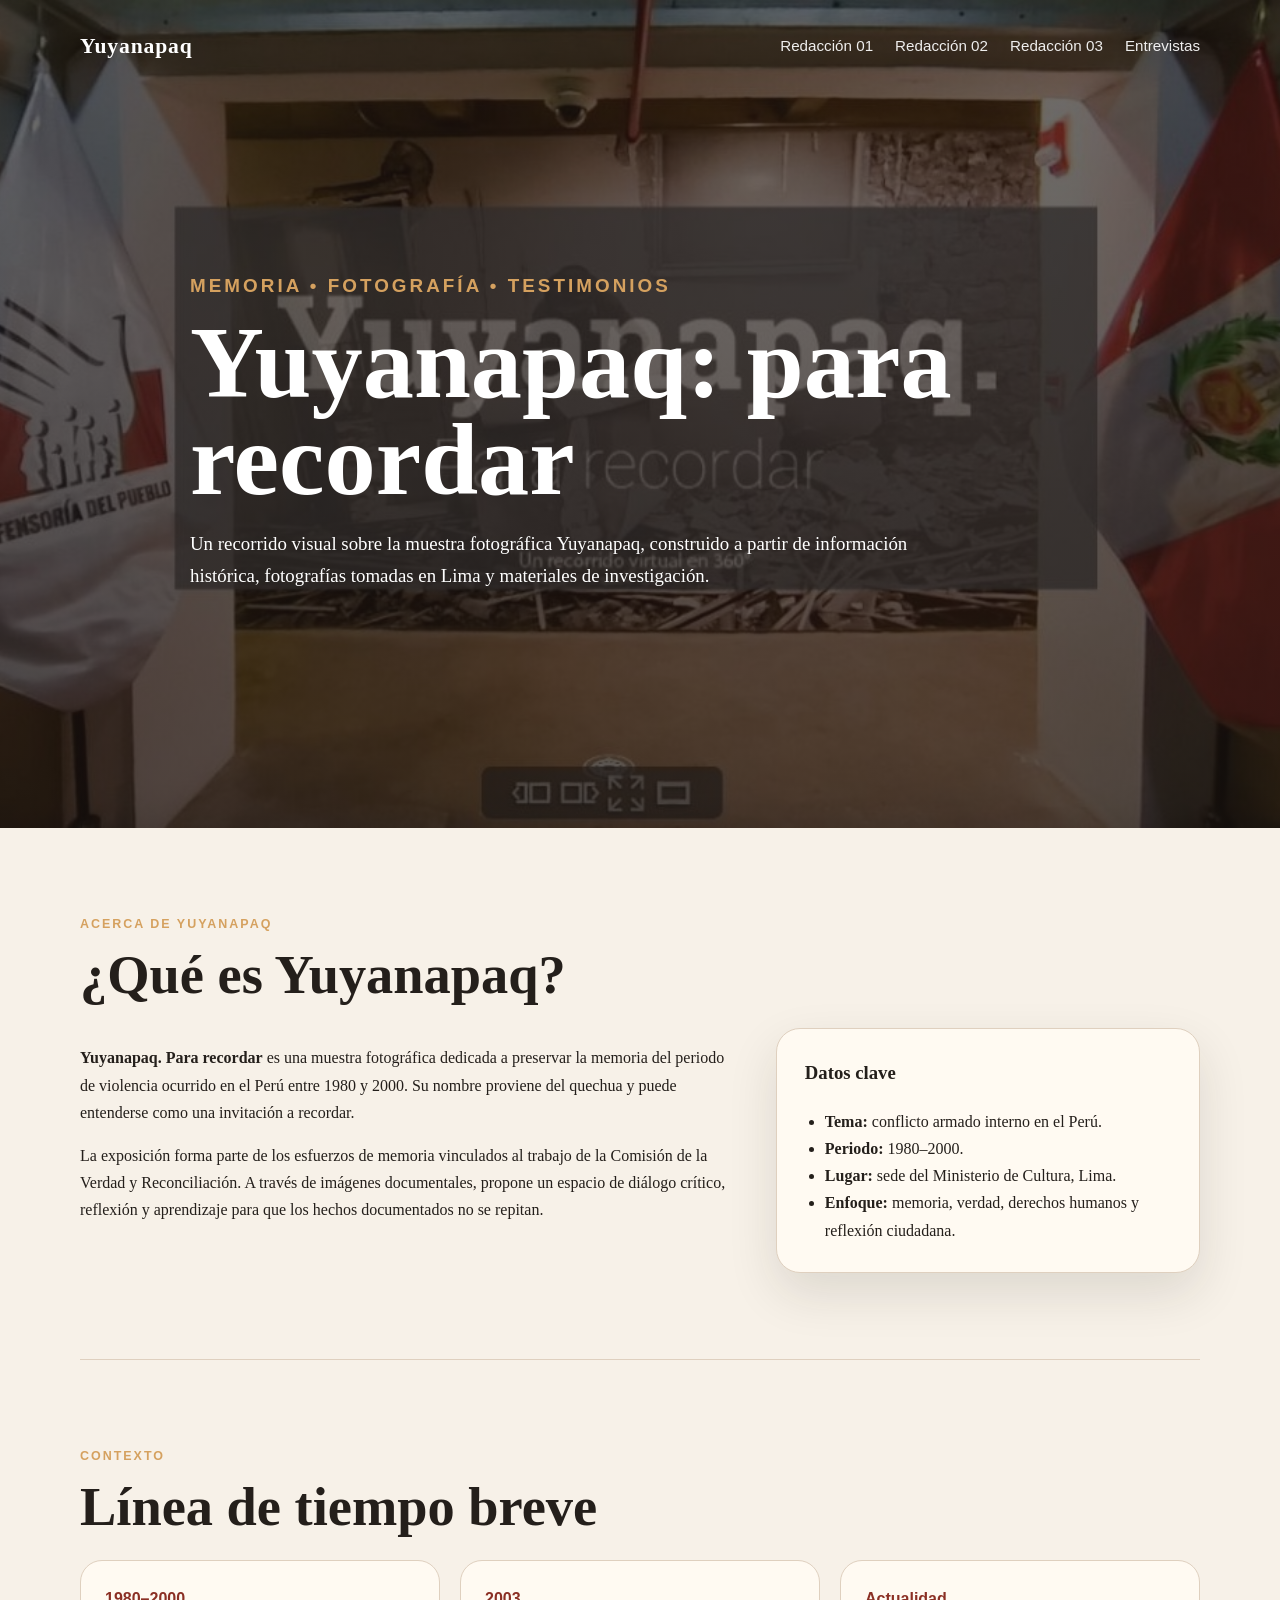
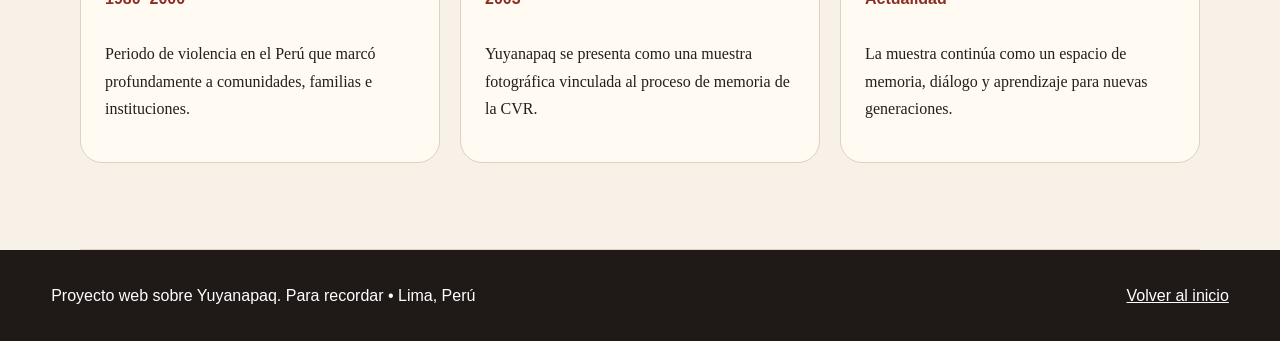
<file: index.html>
<!DOCTYPE html>
<html lang="es">
<head>
  <meta charset="UTF-8" />
  <meta name="viewport" content="width=device-width, initial-scale=1.0" />
  <title>Yuyanapaq: para recordar</title>
  <meta name="description" content="Sitio documental sobre Yuyanapaq. Para recordar." />
  <link rel="stylesheet" href="style.css" />
</head>
<body>
  <header class="hero">
    
<nav class="navbar" aria-label="Navegación principal">
  <a class="logo" href="index.html">Yuyanapaq</a>
  <div class="nav-links">
    <a href="redaccion-01.html">Redacción 01</a>
    <a href="redaccion-02.html">Redacción 02</a>
    <a href="redaccion-03.html">Redacción 03</a>
    <a href="entrevistas.html">Entrevistas</a>
  </div>
</nav>
    <section class="hero-content">
  <p class="tag">Memoria • Fotografía • Testimonios</p>
  <h1>Yuyanapaq: para recordar</h1>
  <p>
    Un recorrido visual sobre la muestra fotográfica Yuyanapaq, construido a partir
    de información histórica, fotografías tomadas en Lima y materiales de investigación.
  </p>
</section>
  </header>
  <main>
  <section class="section" id="historia">
    <p class="section-label">Acerca de Yuyanapaq</p>
    <h2>¿Qué es Yuyanapaq?</h2>
    <div class="two-columns">
      <div>
        <p>
          <strong>Yuyanapaq. Para recordar</strong> es una muestra fotográfica dedicada
          a preservar la memoria del periodo de violencia ocurrido en el Perú entre
          1980 y 2000. Su nombre proviene del quechua y puede entenderse como una
          invitación a recordar.
        </p>
        <p>
          La exposición forma parte de los esfuerzos de memoria vinculados al trabajo
          de la Comisión de la Verdad y Reconciliación. A través de imágenes documentales,
          propone un espacio de diálogo crítico, reflexión y aprendizaje para que los
          hechos documentados no se repitan.
        </p>
      </div>
      <div class="info-box">
        <h3>Datos clave</h3>
        <ul>
          <li><strong>Tema:</strong> conflicto armado interno en el Perú.</li>
          <li><strong>Periodo:</strong> 1980–2000.</li>
          <li><strong>Lugar:</strong> sede del Ministerio de Cultura, Lima.</li>
          <li><strong>Enfoque:</strong> memoria, verdad, derechos humanos y reflexión ciudadana.</li>
        </ul>
      </div>
    </div>
  </section>

  <section class="section timeline-section">
    <p class="section-label">Contexto</p>
    <h2>Línea de tiempo breve</h2>
    <div class="timeline">
      <div class="timeline-item">
        <span>1980–2000</span>
        <p>Periodo de violencia en el Perú que marcó profundamente a comunidades, familias e instituciones.</p>
      </div>
      <div class="timeline-item">
        <span>2003</span>
        <p>Yuyanapaq se presenta como una muestra fotográfica vinculada al proceso de memoria de la CVR.</p>
      </div>
      <div class="timeline-item">
        <span>Actualidad</span>
        <p>La muestra continúa como un espacio de memoria, diálogo y aprendizaje para nuevas generaciones.</p>
      </div>
    </div>
  </section>

</main>
  
<footer>
  <p>Proyecto web sobre Yuyanapaq. Para recordar • Lima, Perú</p>
  <a href="index.html">Volver al inicio</a>
</footer>
</body>
</html>
</file>
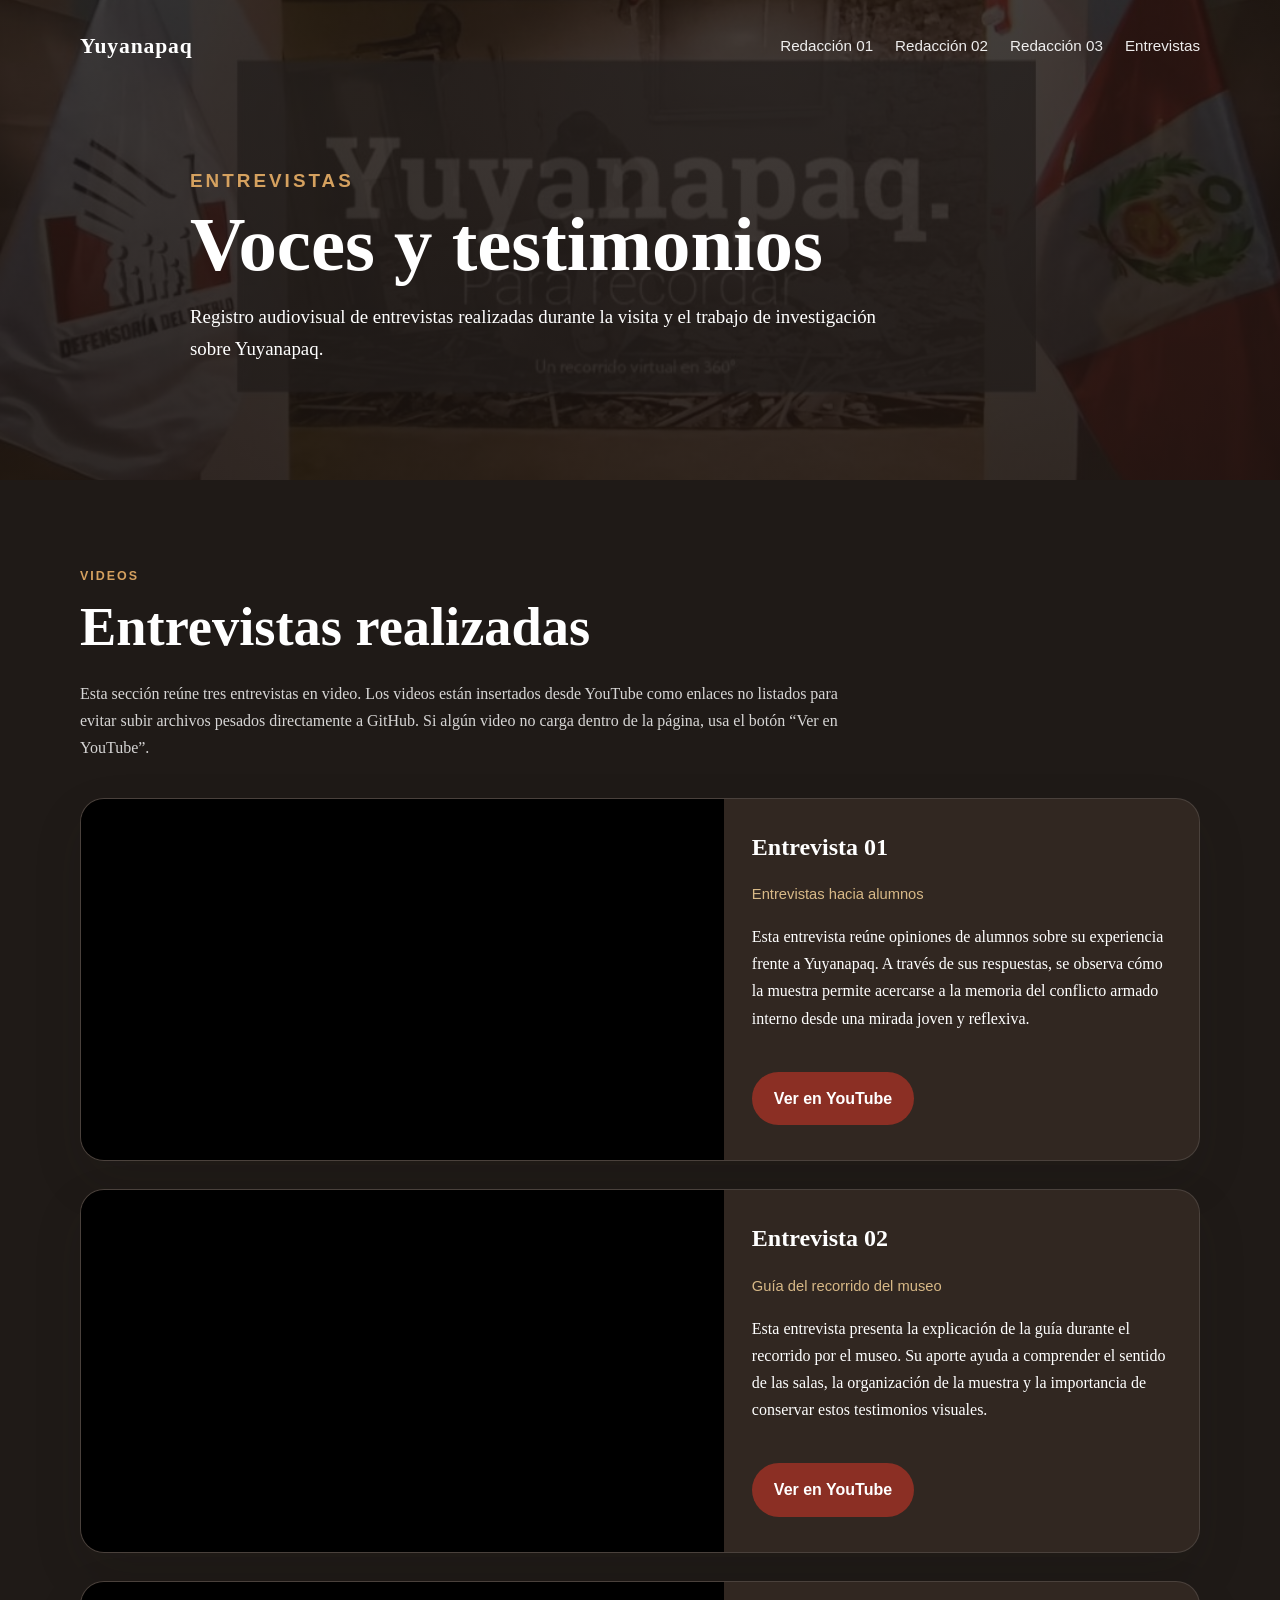
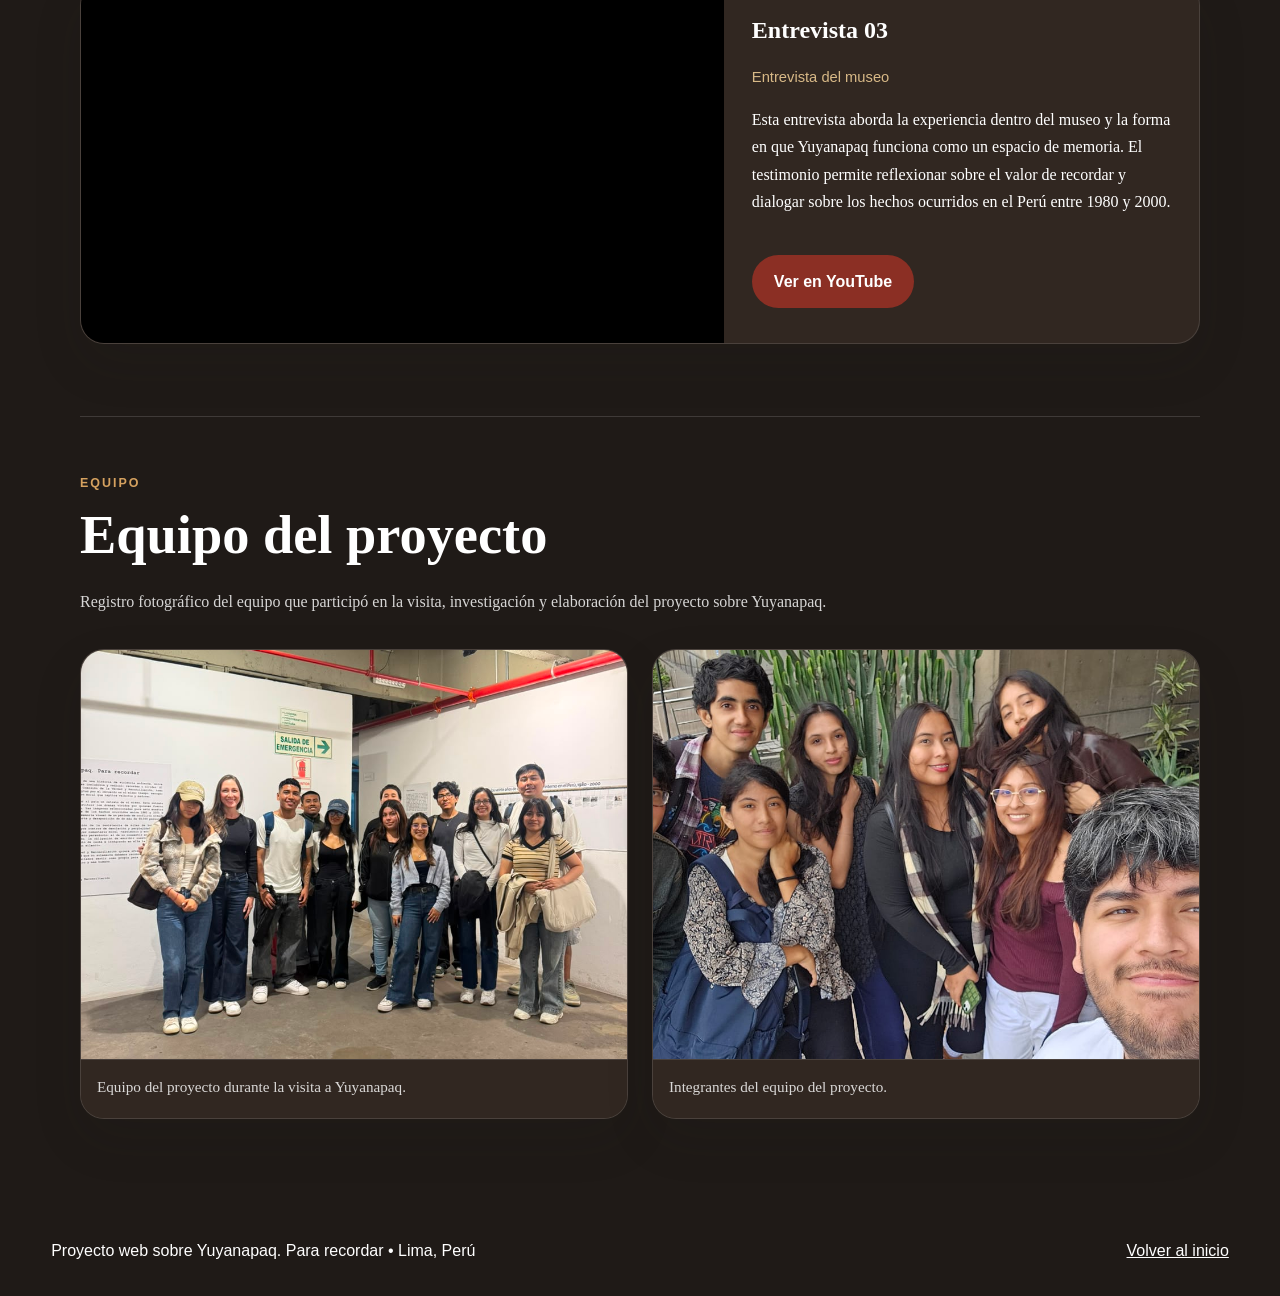
<file: entrevistas.html>
<!DOCTYPE html>
<html lang="es">
<head>
  <meta charset="UTF-8" />
  <meta name="viewport" content="width=device-width, initial-scale=1.0" />
  <title>Entrevistas: Yuyanapaq</title>
  <meta name="description" content="Entrevistas en video del proyecto Yuyanapaq." />
  <link rel="stylesheet" href="style.css" />
</head>
<body>
  <header class="page-header">
    <nav class="navbar" aria-label="Navegación principal">
      <a class="logo" href="index.html">Yuyanapaq</a>
      <div class="nav-links">
        <a href="redaccion-01.html">Redacción 01</a>
        <a href="redaccion-02.html">Redacción 02</a>
        <a href="redaccion-03.html">Redacción 03</a>
        <a href="entrevistas.html">Entrevistas</a>
      </div>
    </nav>

    <section class="page-title">
      <p class="tag">Entrevistas</p>
      <h1>Voces y testimonios</h1>
      <p>Registro audiovisual de entrevistas realizadas durante la visita y el trabajo de investigación sobre Yuyanapaq.</p>
    </section>
  </header>

  <main>
    <section class="section dark-section standalone-dark">
      <p class="section-label">Videos</p>
      <h2>Entrevistas realizadas</h2>
      <p class="video-intro">
        Esta sección reúne tres entrevistas en video. Los videos están insertados desde YouTube como enlaces no listados
        para evitar subir archivos pesados directamente a GitHub. Si algún video no carga dentro de la página, usa el botón
        “Ver en YouTube”.
      </p>

      <div class="video-grid">
        <article class="video-card">
          <div class="video-frame">
            <iframe
              src="https://www.youtube-nocookie.com/embed/71TVxYPrWR8?rel=0"
              title="Entrevista 01 - Entrevistas a alumnos sobre Yuyanapaq"
              loading="lazy"
              referrerpolicy="strict-origin-when-cross-origin"
              allow="accelerometer; autoplay; clipboard-write; encrypted-media; gyroscope; picture-in-picture; web-share"
              allowfullscreen>
            </iframe>
          </div>

          <div class="video-content">
            <h3>Entrevista 01</h3>
            <p class="person">Entrevistas hacia alumnos</p>
            <p>
              Esta entrevista reúne opiniones de alumnos sobre su experiencia frente a Yuyanapaq.
              A través de sus respuestas, se observa cómo la muestra permite acercarse a la memoria
              del conflicto armado interno desde una mirada joven y reflexiva.
            </p>
            <p>
              <a class="button" href="https://youtu.be/71TVxYPrWR8" target="_blank" rel="noopener noreferrer">Ver en YouTube</a>
            </p>
          </div>
        </article>

        <article class="video-card">
          <div class="video-frame">
            <iframe
              src="https://www.youtube-nocookie.com/embed/e0f1eKlVghg?rel=0"
              title="Entrevista 02 - Guía del recorrido del museo"
              loading="lazy"
              referrerpolicy="strict-origin-when-cross-origin"
              allow="accelerometer; autoplay; clipboard-write; encrypted-media; gyroscope; picture-in-picture; web-share"
              allowfullscreen>
            </iframe>
          </div>

          <div class="video-content">
            <h3>Entrevista 02</h3>
            <p class="person">Guía del recorrido del museo</p>
            <p>
              Esta entrevista presenta la explicación de la guía durante el recorrido por el museo.
              Su aporte ayuda a comprender el sentido de las salas, la organización de la muestra
              y la importancia de conservar estos testimonios visuales.
            </p>
            <p>
              <a class="button" href="https://youtu.be/e0f1eKlVghg" target="_blank" rel="noopener noreferrer">Ver en YouTube</a>
            </p>
          </div>
        </article>

        <article class="video-card">
          <div class="video-frame">
            <iframe
              src="https://www.youtube-nocookie.com/embed/DEUvy1F9axQ?rel=0"
              title="Entrevista 03 - Entrevista sobre el museo"
              loading="lazy"
              referrerpolicy="strict-origin-when-cross-origin"
              allow="accelerometer; autoplay; clipboard-write; encrypted-media; gyroscope; picture-in-picture; web-share"
              allowfullscreen>
            </iframe>
          </div>

          <div class="video-content">
            <h3>Entrevista 03</h3>
            <p class="person">Entrevista del museo</p>
            <p>
              Esta entrevista aborda la experiencia dentro del museo y la forma en que Yuyanapaq
              funciona como un espacio de memoria. El testimonio permite reflexionar sobre el valor
              de recordar y dialogar sobre los hechos ocurridos en el Perú entre 1980 y 2000.
            </p>
            <p>
              <a class="button" href="https://youtu.be/DEUvy1F9axQ" target="_blank" rel="noopener noreferrer">Ver en YouTube</a>
            </p>
          </div>
        </article>
      </div>

      <div class="team-section">
        <p class="section-label">Equipo</p>
        <h2>Equipo del proyecto</h2>
        <p class="video-intro">
          Registro fotográfico del equipo que participó en la visita, investigación y elaboración del proyecto sobre Yuyanapaq.
        </p>

        <div class="team-grid">
          <figure class="team-card">
            <img src="fotos/equipo-01.jpg" alt="Equipo del proyecto durante la visita a Yuyanapaq" />
            <figcaption>Equipo del proyecto durante la visita a Yuyanapaq.</figcaption>
          </figure>

          <figure class="team-card">
            <img src="fotos/equipo-02.jpg" alt="Integrantes del equipo del proyecto Yuyanapaq" />
            <figcaption>Integrantes del equipo del proyecto.</figcaption>
          </figure>
        </div>
      </div>

    </section>
  </main>

  <footer>
    <p>Proyecto web sobre Yuyanapaq. Para recordar • Lima, Perú</p>
    <a href="index.html">Volver al inicio</a>
  </footer>
</body>
</html>
</file>
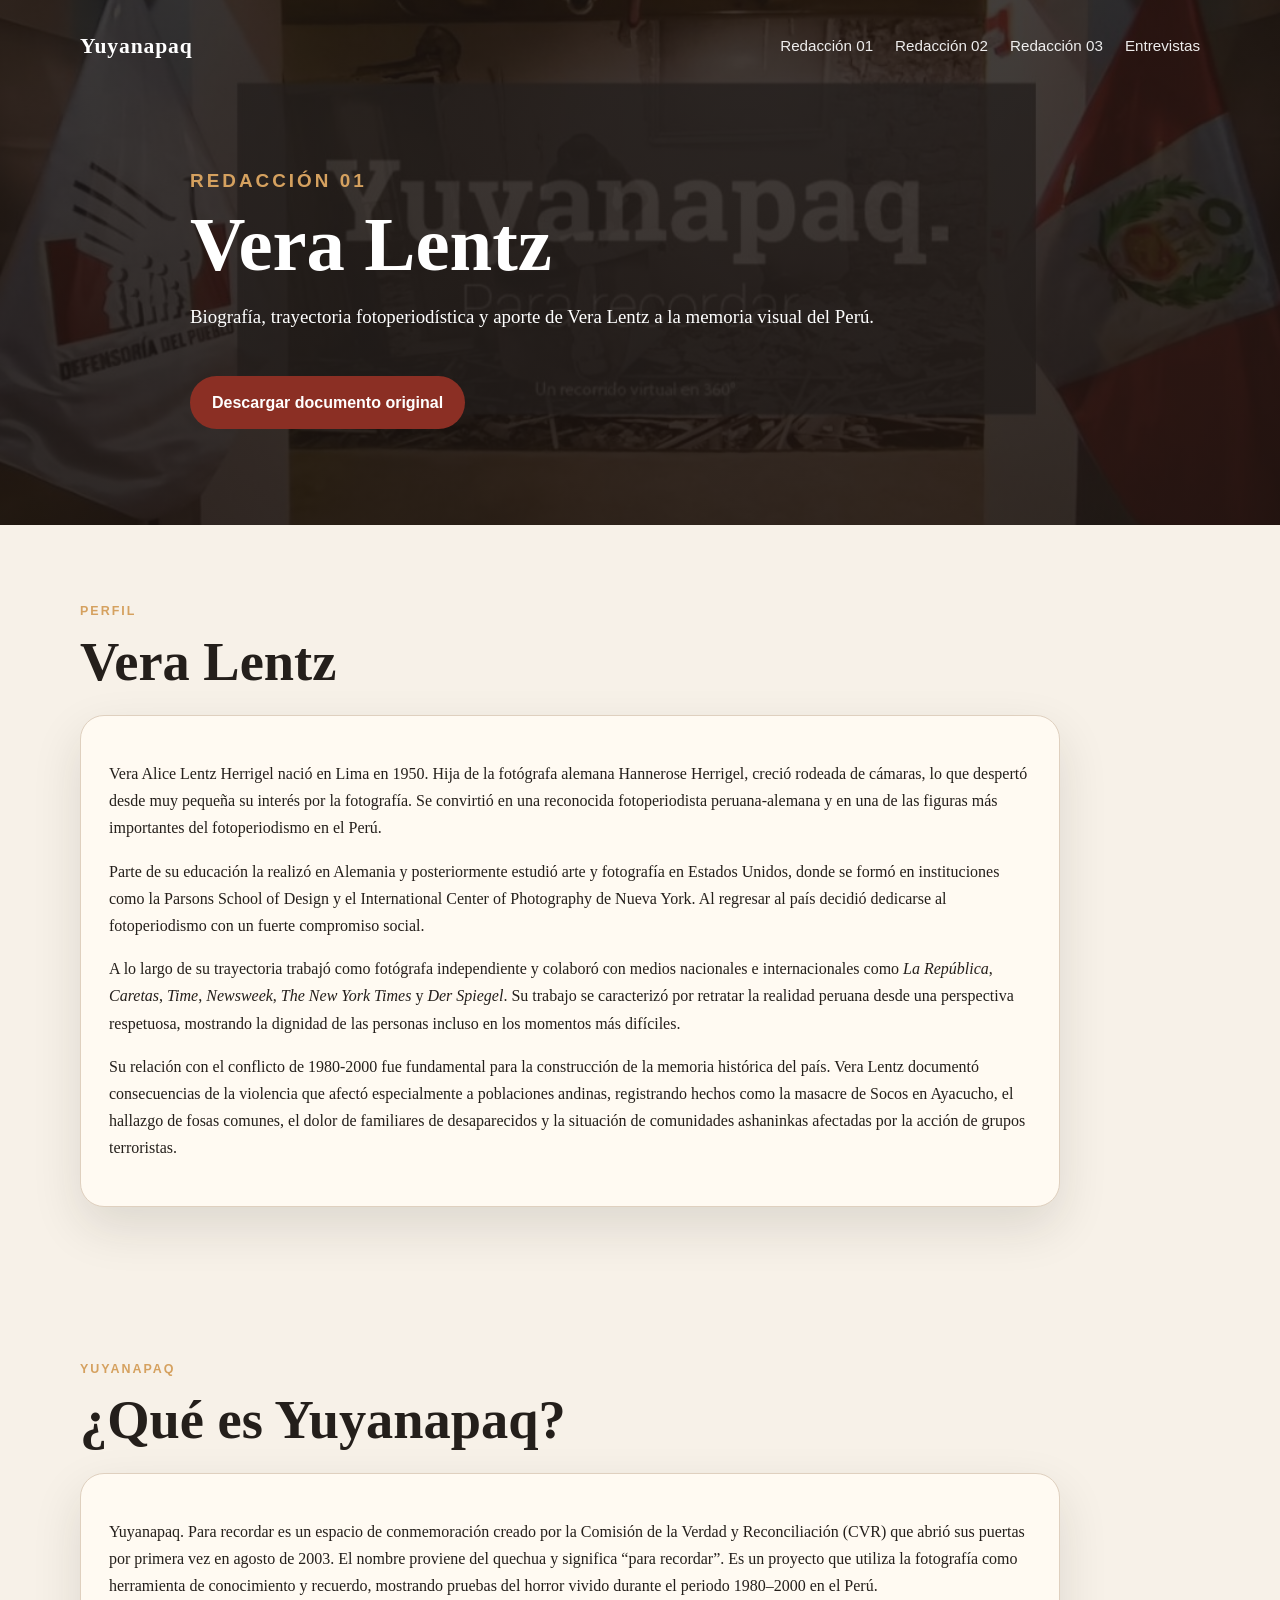
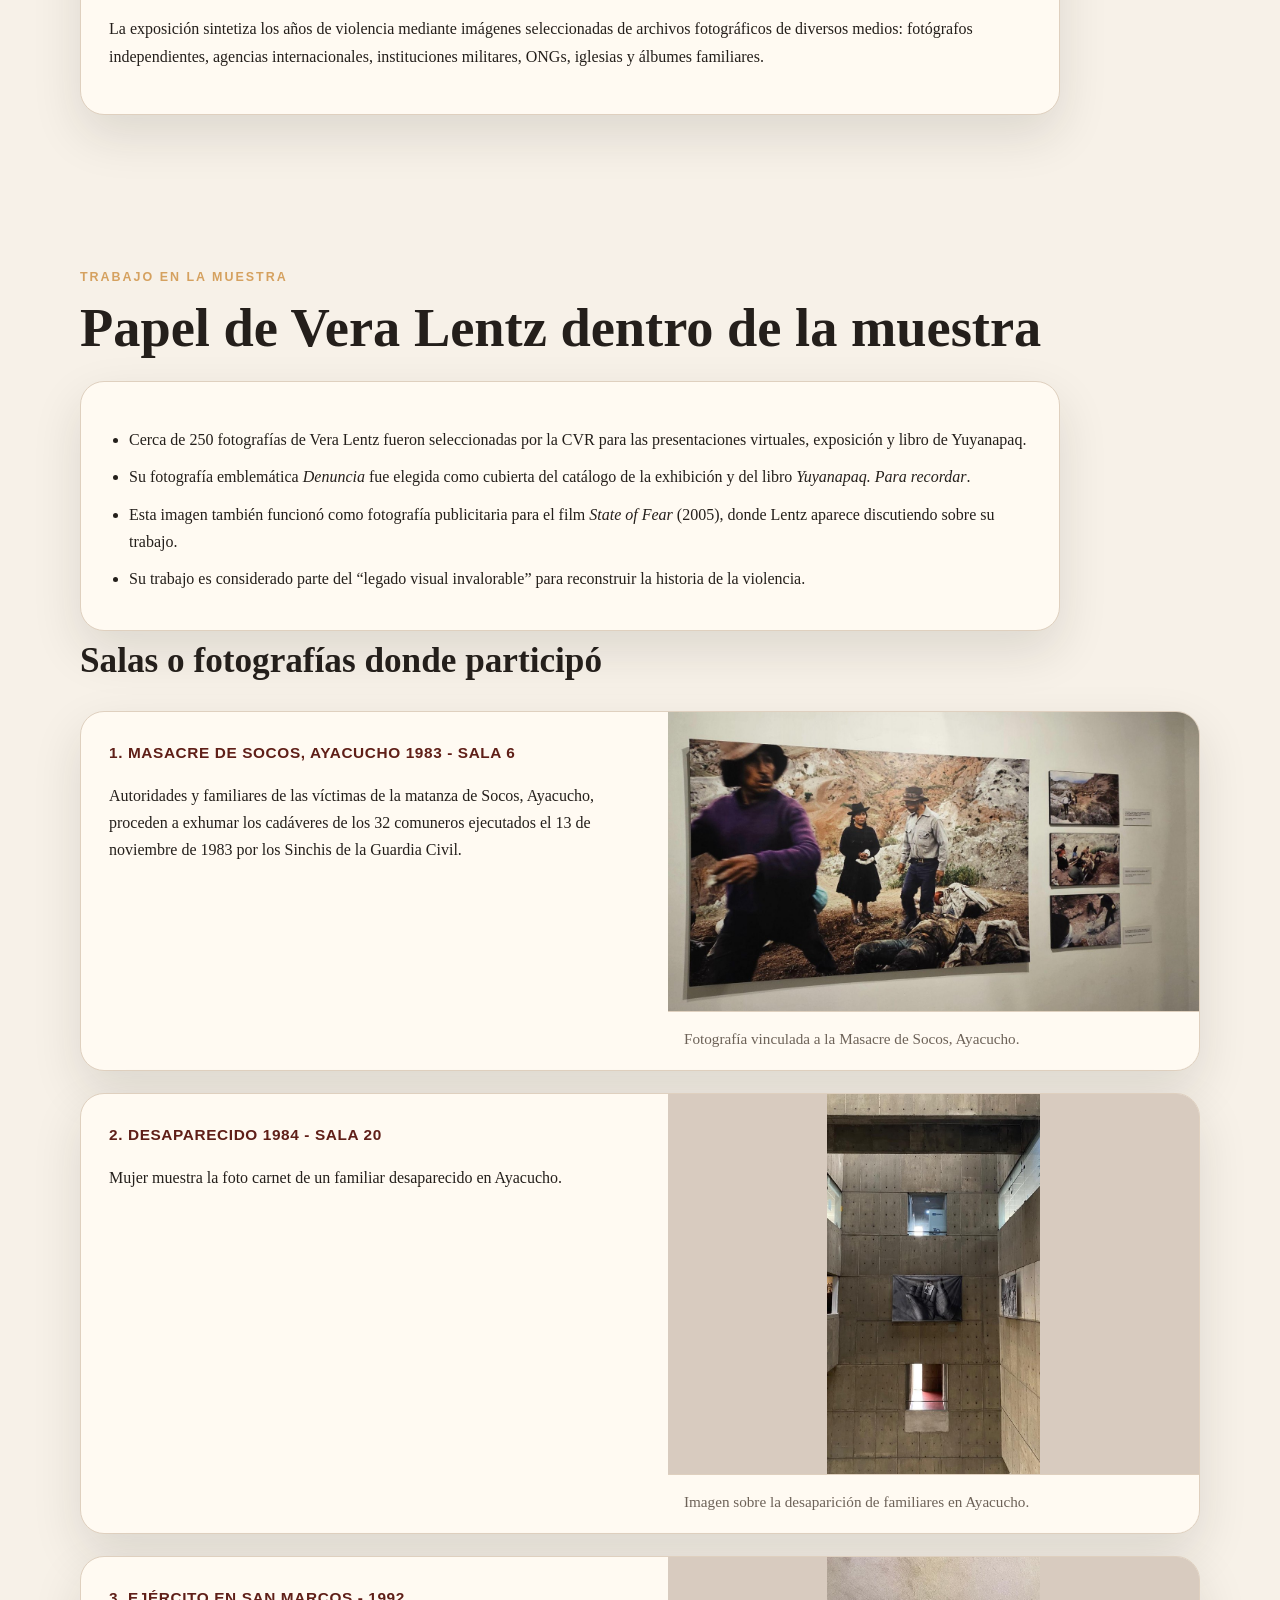
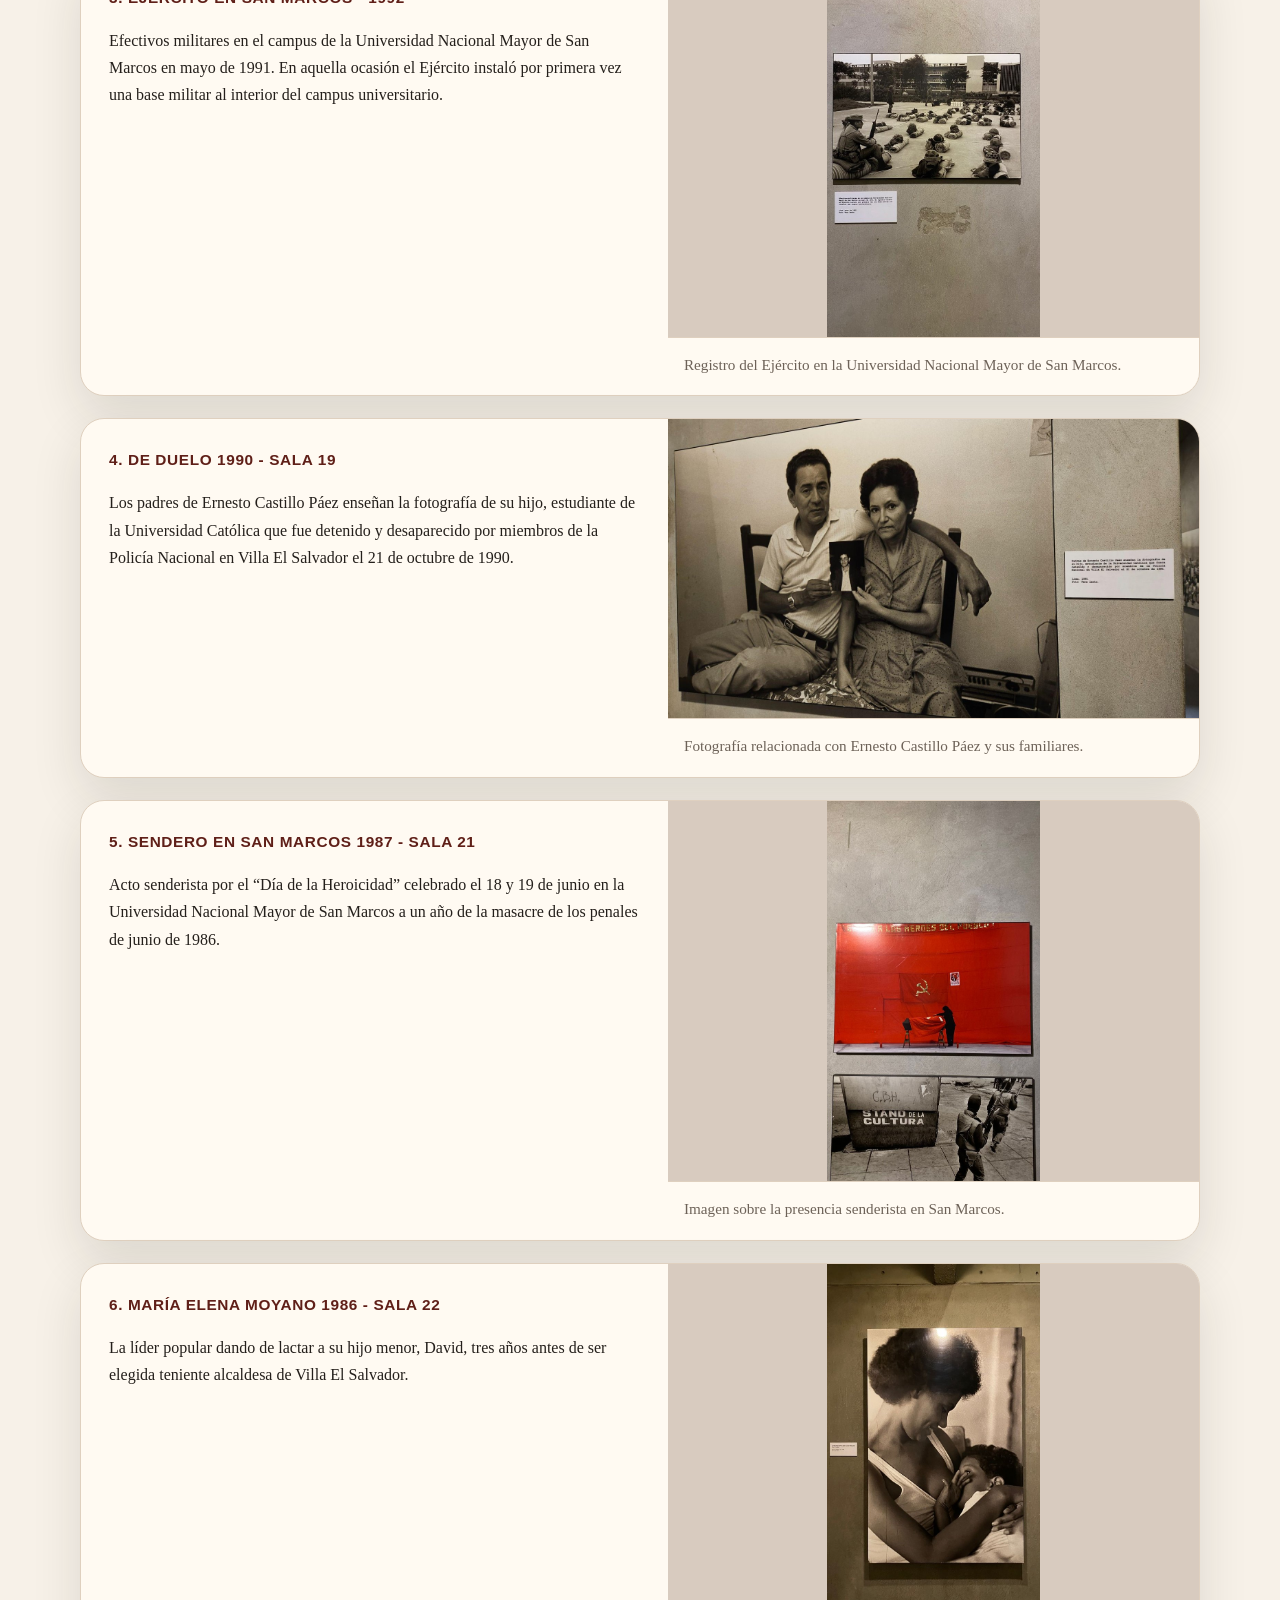
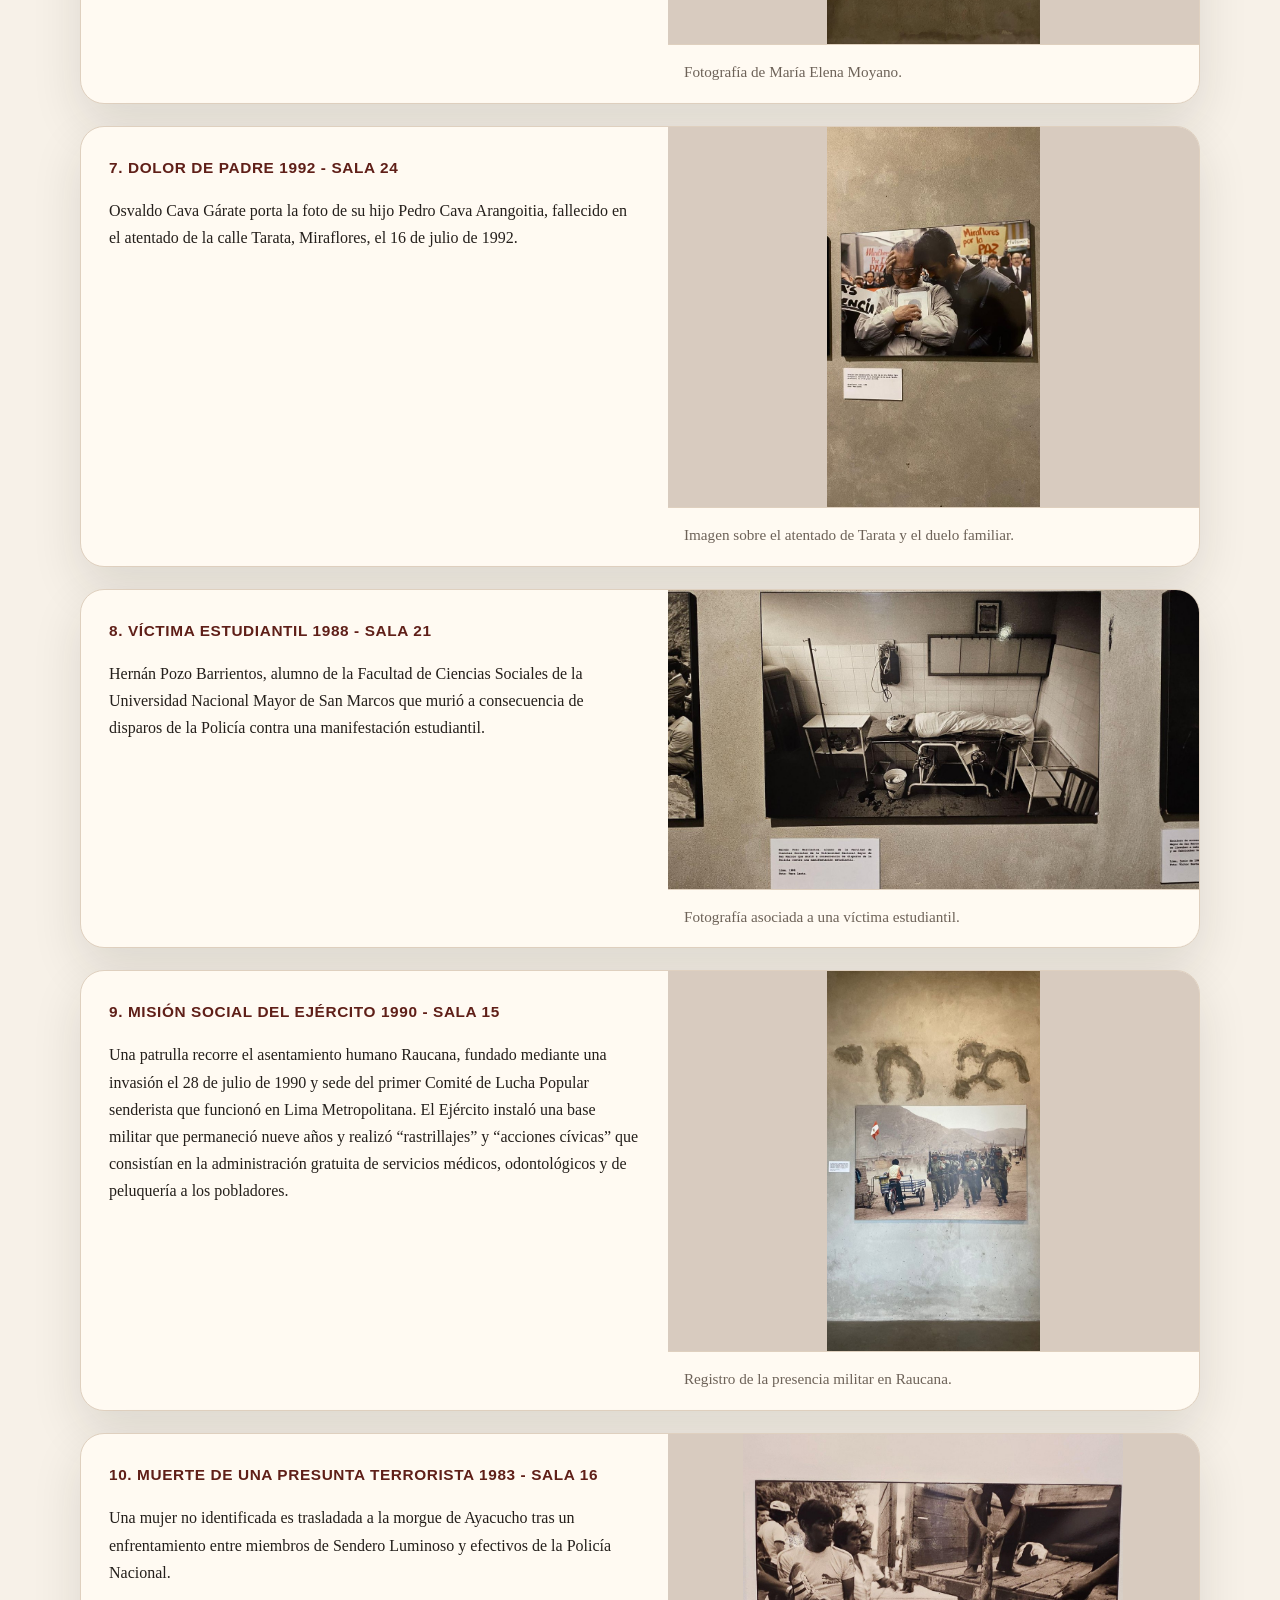
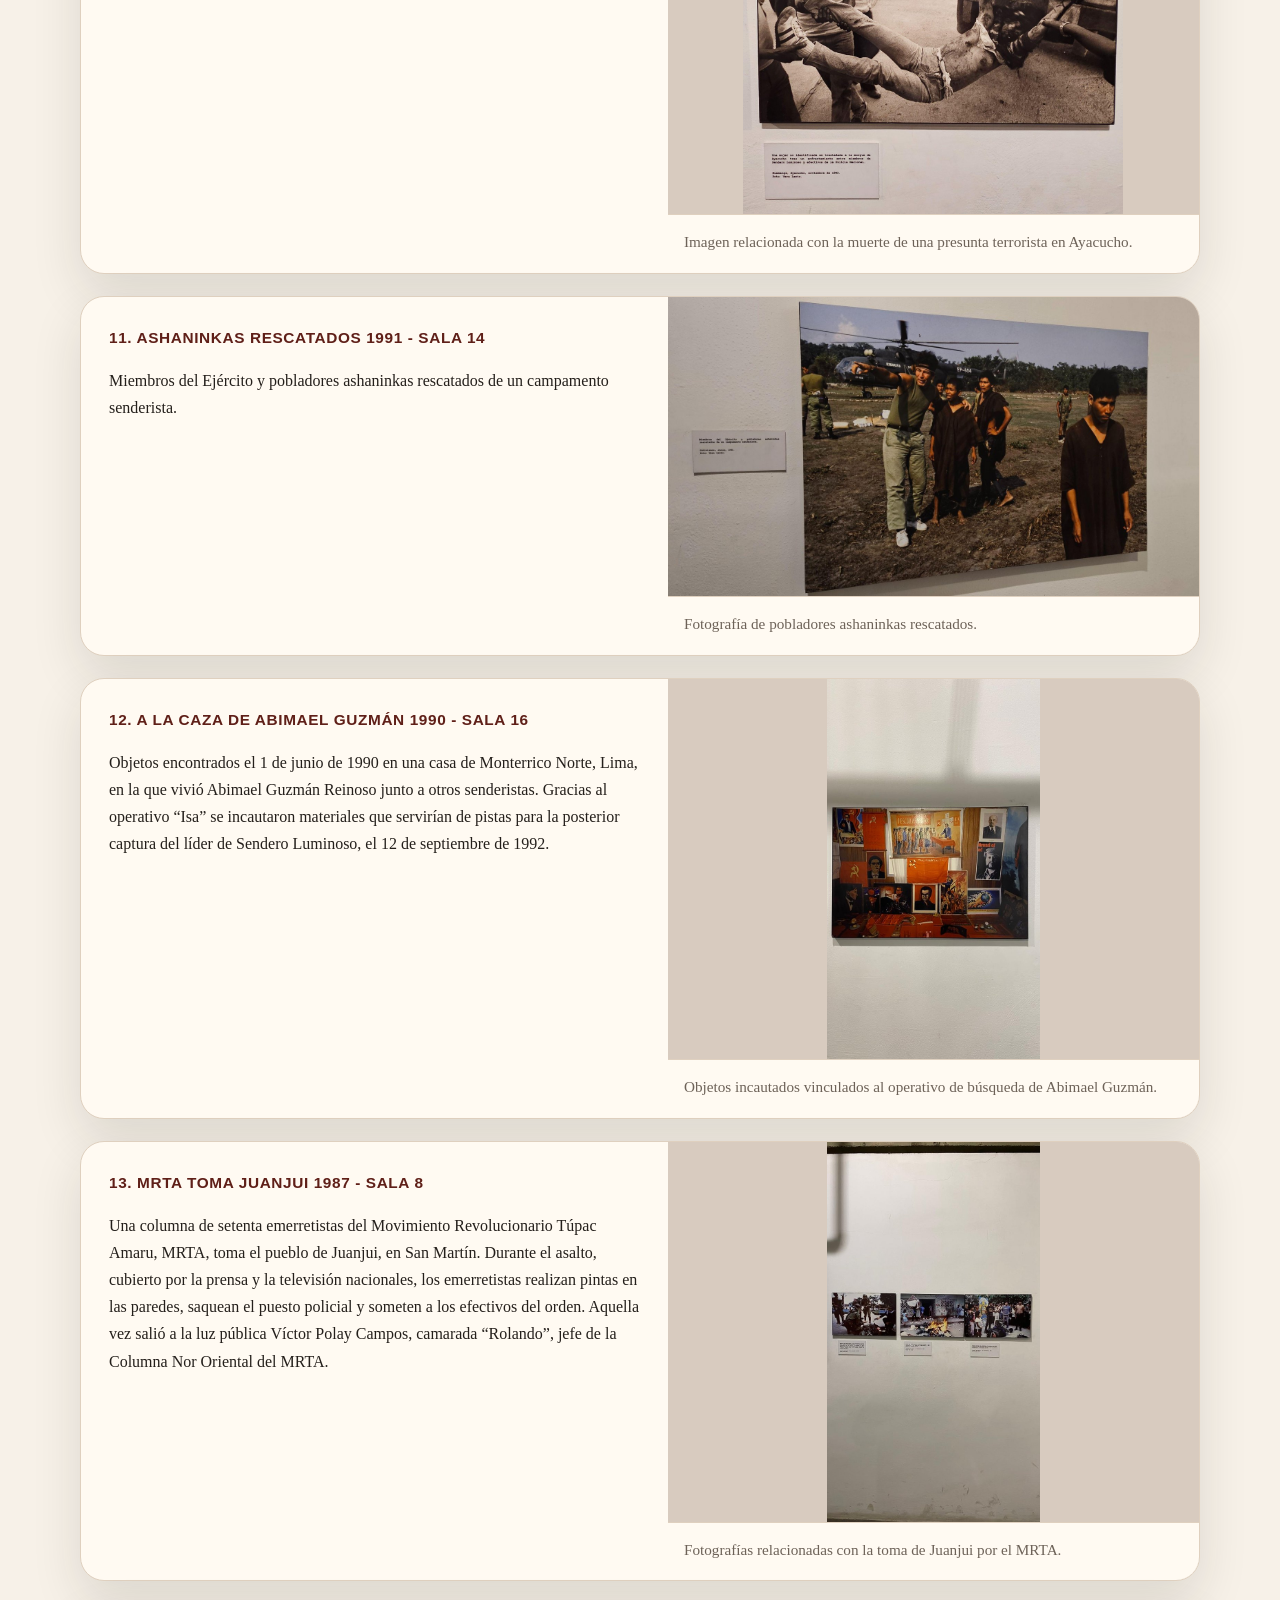
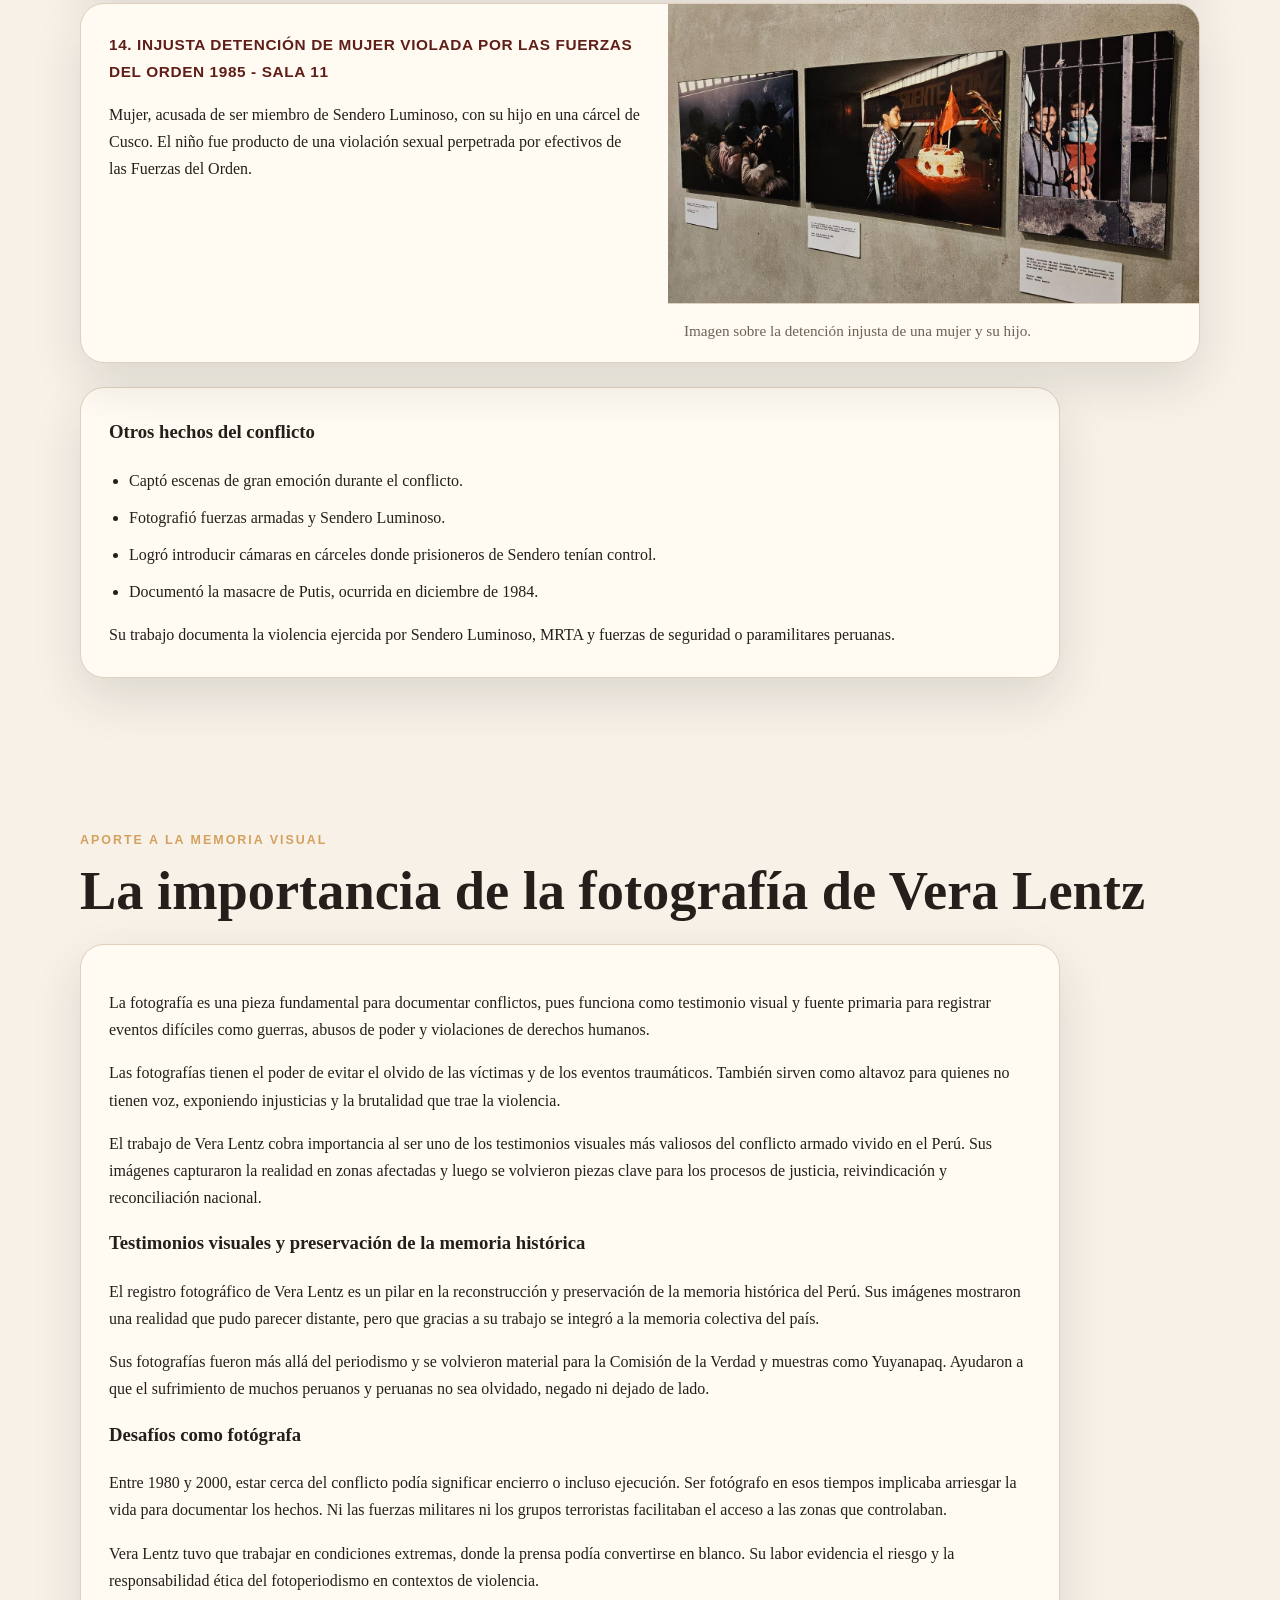
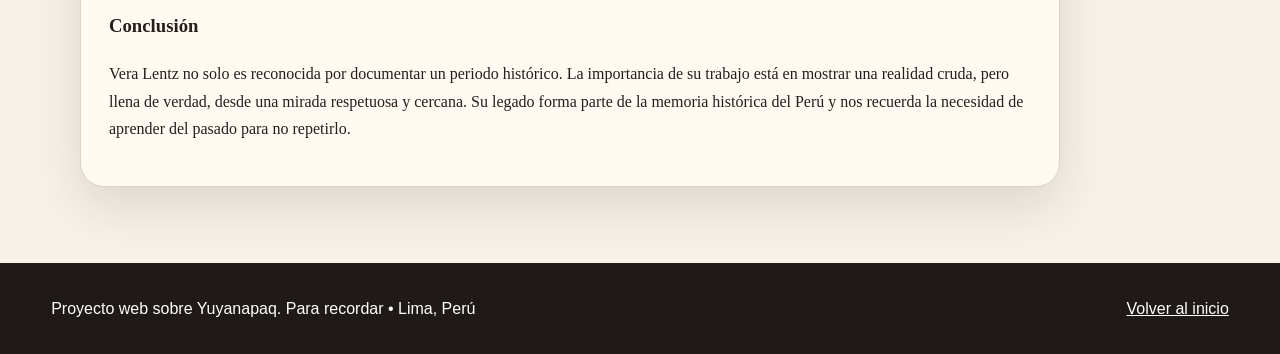
<file: redaccion-01.html>
<!DOCTYPE html>
<html lang="es">
<head>
  <meta charset="UTF-8" />
  <meta name="viewport" content="width=device-width, initial-scale=1.0" />
  <title>Redacción 01: Vera Lentz</title>
  <meta name="description" content="Redacción sobre Vera Lentz y su trabajo en Yuyanapaq." />
  <link rel="stylesheet" href="style.css" />
</head>
<body>
  <header class="page-header">
    
<nav class="navbar" aria-label="Navegación principal">
  <a class="logo" href="index.html">Yuyanapaq</a>
  <div class="nav-links">
    <a href="redaccion-01.html">Redacción 01</a>
    <a href="redaccion-02.html">Redacción 02</a>
    <a href="redaccion-03.html">Redacción 03</a>
    <a href="entrevistas.html">Entrevistas</a>
  </div>
</nav>
    <section class="page-title">
  <p class="tag">Redacción 01</p>
  <h1>Vera Lentz</h1>
  <p>Biografía, trayectoria fotoperiodística y aporte de Vera Lentz a la memoria visual del Perú.</p>
  <a class="button" href="documentos/redaccion-01-vera-lentz.docx">Descargar documento original</a>
</section>
  </header>
  <main>
  <section class="section article-section">
    <p class="section-label">Perfil</p>
    <h2>Vera Lentz</h2>
    <div class="text-card">
      <p>Vera Alice Lentz Herrigel nació en Lima en 1950. Hija de la fotógrafa alemana Hannerose Herrigel, creció rodeada de cámaras, lo que despertó desde muy pequeña su interés por la fotografía. Se convirtió en una reconocida fotoperiodista peruana-alemana y en una de las figuras más importantes del fotoperiodismo en el Perú.</p>
      <p>Parte de su educación la realizó en Alemania y posteriormente estudió arte y fotografía en Estados Unidos, donde se formó en instituciones como la Parsons School of Design y el International Center of Photography de Nueva York. Al regresar al país decidió dedicarse al fotoperiodismo con un fuerte compromiso social.</p>
      <p>A lo largo de su trayectoria trabajó como fotógrafa independiente y colaboró con medios nacionales e internacionales como <em>La República</em>, <em>Caretas</em>, <em>Time</em>, <em>Newsweek</em>, <em>The New York Times</em> y <em>Der Spiegel</em>. Su trabajo se caracterizó por retratar la realidad peruana desde una perspectiva respetuosa, mostrando la dignidad de las personas incluso en los momentos más difíciles.</p>
      <p>Su relación con el conflicto de 1980-2000 fue fundamental para la construcción de la memoria histórica del país. Vera Lentz documentó consecuencias de la violencia que afectó especialmente a poblaciones andinas, registrando hechos como la masacre de Socos en Ayacucho, el hallazgo de fosas comunes, el dolor de familiares de desaparecidos y la situación de comunidades ashaninkas afectadas por la acción de grupos terroristas.</p>
    </div>
  </section>

  <section class="section article-section">
    <p class="section-label">Yuyanapaq</p>
    <h2>¿Qué es Yuyanapaq?</h2>
    <div class="text-card">
      <p>Yuyanapaq. Para recordar es un espacio de conmemoración creado por la Comisión de la Verdad y Reconciliación (CVR) que abrió sus puertas por primera vez en agosto de 2003. El nombre proviene del quechua y significa “para recordar”. Es un proyecto que utiliza la fotografía como herramienta de conocimiento y recuerdo, mostrando pruebas del horror vivido durante el periodo 1980–2000 en el Perú.</p>
      <p>La exposición sintetiza los años de violencia mediante imágenes seleccionadas de archivos fotográficos de diversos medios: fotógrafos independientes, agencias internacionales, instituciones militares, ONGs, iglesias y álbumes familiares.</p>
    </div>
  </section>

  <section class="section article-section">
    <p class="section-label">Trabajo en la muestra</p>
    <h2>Papel de Vera Lentz dentro de la muestra</h2>
    <div class="text-card">
      <ul class="featured-list">
        <li>Cerca de 250 fotografías de Vera Lentz fueron seleccionadas por la CVR para las presentaciones virtuales, exposición y libro de Yuyanapaq.</li>
        <li>Su fotografía emblemática <em>Denuncia</em> fue elegida como cubierta del catálogo de la exhibición y del libro <em>Yuyanapaq. Para recordar</em>.</li>
        <li>Esta imagen también funcionó como fotografía publicitaria para el film <em>State of Fear</em> (2005), donde Lentz aparece discutiendo sobre su trabajo.</li>
        <li>Su trabajo es considerado parte del “legado visual invalorable” para reconstruir la historia de la violencia.</li>
      </ul>
    </div>

    <h3 class="subheading">Salas o fotografías donde participó</h3>
    <div class="photo-list"><article class="photo-entry">
  <div class="photo-entry-text"><h4>1. Masacre de Socos, Ayacucho 1983 - Sala 6</h4><p>Autoridades y familiares de las víctimas de la matanza de Socos, Ayacucho, proceden a exhumar los cadáveres de los 32 comuneros ejecutados el 13 de noviembre de 1983 por los Sinchis de la Guardia Civil.</p></div>
  <figure class="photo-entry-image"><img src="fotos/vera-lentz-01.jpg" alt="Fotografía vinculada a la Masacre de Socos, Ayacucho." /><figcaption>Fotografía vinculada a la Masacre de Socos, Ayacucho.</figcaption></figure>
</article>
<article class="photo-entry">
  <div class="photo-entry-text"><h4>2. Desaparecido 1984 - Sala 20</h4><p>Mujer muestra la foto carnet de un familiar desaparecido en Ayacucho.</p></div>
  <figure class="photo-entry-image"><img src="fotos/vera-lentz-02.jpg" alt="Imagen sobre la desaparición de familiares en Ayacucho." /><figcaption>Imagen sobre la desaparición de familiares en Ayacucho.</figcaption></figure>
</article>
<article class="photo-entry">
  <div class="photo-entry-text"><h4>3. Ejército en San Marcos - 1992</h4><p>Efectivos militares en el campus de la Universidad Nacional Mayor de San Marcos en mayo de 1991. En aquella ocasión el Ejército instaló por primera vez una base militar al interior del campus universitario.</p></div>
  <figure class="photo-entry-image"><img src="fotos/vera-lentz-03.jpg" alt="Registro del Ejército en la Universidad Nacional Mayor de San Marcos." /><figcaption>Registro del Ejército en la Universidad Nacional Mayor de San Marcos.</figcaption></figure>
</article>
<article class="photo-entry">
  <div class="photo-entry-text"><h4>4. De duelo 1990 - Sala 19</h4><p>Los padres de Ernesto Castillo Páez enseñan la fotografía de su hijo, estudiante de la Universidad Católica que fue detenido y desaparecido por miembros de la Policía Nacional en Villa El Salvador el 21 de octubre de 1990.</p></div>
  <figure class="photo-entry-image"><img src="fotos/vera-lentz-04.jpg" alt="Fotografía relacionada con Ernesto Castillo Páez y sus familiares." /><figcaption>Fotografía relacionada con Ernesto Castillo Páez y sus familiares.</figcaption></figure>
</article>
<article class="photo-entry">
  <div class="photo-entry-text"><h4>5. Sendero en San Marcos 1987 - Sala 21</h4><p>Acto senderista por el “Día de la Heroicidad” celebrado el 18 y 19 de junio en la Universidad Nacional Mayor de San Marcos a un año de la masacre de los penales de junio de 1986.</p></div>
  <figure class="photo-entry-image"><img src="fotos/vera-lentz-05.jpg" alt="Imagen sobre la presencia senderista en San Marcos." /><figcaption>Imagen sobre la presencia senderista en San Marcos.</figcaption></figure>
</article>
<article class="photo-entry">
  <div class="photo-entry-text"><h4>6. María Elena Moyano 1986 - Sala 22</h4><p>La líder popular dando de lactar a su hijo menor, David, tres años antes de ser elegida teniente alcaldesa de Villa El Salvador.</p></div>
  <figure class="photo-entry-image"><img src="fotos/vera-lentz-06.jpg" alt="Fotografía de María Elena Moyano." /><figcaption>Fotografía de María Elena Moyano.</figcaption></figure>
</article>
<article class="photo-entry">
  <div class="photo-entry-text"><h4>7. Dolor de padre 1992 - Sala 24</h4><p>Osvaldo Cava Gárate porta la foto de su hijo Pedro Cava Arangoitia, fallecido en el atentado de la calle Tarata, Miraflores, el 16 de julio de 1992.</p></div>
  <figure class="photo-entry-image"><img src="fotos/vera-lentz-07.jpg" alt="Imagen sobre el atentado de Tarata y el duelo familiar." /><figcaption>Imagen sobre el atentado de Tarata y el duelo familiar.</figcaption></figure>
</article>
<article class="photo-entry">
  <div class="photo-entry-text"><h4>8. Víctima estudiantil 1988 - Sala 21</h4><p>Hernán Pozo Barrientos, alumno de la Facultad de Ciencias Sociales de la Universidad Nacional Mayor de San Marcos que murió a consecuencia de disparos de la Policía contra una manifestación estudiantil.</p></div>
  <figure class="photo-entry-image"><img src="fotos/vera-lentz-08.jpg" alt="Fotografía asociada a una víctima estudiantil." /><figcaption>Fotografía asociada a una víctima estudiantil.</figcaption></figure>
</article>
<article class="photo-entry">
  <div class="photo-entry-text"><h4>9. Misión social del Ejército 1990 - Sala 15</h4><p>Una patrulla recorre el asentamiento humano Raucana, fundado mediante una invasión el 28 de julio de 1990 y sede del primer Comité de Lucha Popular senderista que funcionó en Lima Metropolitana. El Ejército instaló una base militar que permaneció nueve años y realizó “rastrillajes” y “acciones cívicas” que consistían en la administración gratuita de servicios médicos, odontológicos y de peluquería a los pobladores.</p></div>
  <figure class="photo-entry-image"><img src="fotos/vera-lentz-09.jpg" alt="Registro de la presencia militar en Raucana." /><figcaption>Registro de la presencia militar en Raucana.</figcaption></figure>
</article>
<article class="photo-entry">
  <div class="photo-entry-text"><h4>10. Muerte de una presunta terrorista 1983 - Sala 16</h4><p>Una mujer no identificada es trasladada a la morgue de Ayacucho tras un enfrentamiento entre miembros de Sendero Luminoso y efectivos de la Policía Nacional.</p></div>
  <figure class="photo-entry-image"><img src="fotos/vera-lentz-10.jpg" alt="Imagen relacionada con la muerte de una presunta terrorista en Ayacucho." /><figcaption>Imagen relacionada con la muerte de una presunta terrorista en Ayacucho.</figcaption></figure>
</article>
<article class="photo-entry">
  <div class="photo-entry-text"><h4>11. Ashaninkas rescatados 1991 - Sala 14</h4><p>Miembros del Ejército y pobladores ashaninkas rescatados de un campamento senderista.</p></div>
  <figure class="photo-entry-image"><img src="fotos/vera-lentz-11.jpg" alt="Fotografía de pobladores ashaninkas rescatados." /><figcaption>Fotografía de pobladores ashaninkas rescatados.</figcaption></figure>
</article>
<article class="photo-entry">
  <div class="photo-entry-text"><h4>12. A la caza de Abimael Guzmán 1990 - Sala 16</h4><p>Objetos encontrados el 1 de junio de 1990 en una casa de Monterrico Norte, Lima, en la que vivió Abimael Guzmán Reinoso junto a otros senderistas. Gracias al operativo “Isa” se incautaron materiales que servirían de pistas para la posterior captura del líder de Sendero Luminoso, el 12 de septiembre de 1992.</p></div>
  <figure class="photo-entry-image"><img src="fotos/vera-lentz-12.jpg" alt="Objetos incautados vinculados al operativo de búsqueda de Abimael Guzmán." /><figcaption>Objetos incautados vinculados al operativo de búsqueda de Abimael Guzmán.</figcaption></figure>
</article>
<article class="photo-entry">
  <div class="photo-entry-text"><h4>13. MRTA toma Juanjui 1987 - Sala 8</h4><p>Una columna de setenta emerretistas del Movimiento Revolucionario Túpac Amaru, MRTA, toma el pueblo de Juanjui, en San Martín. Durante el asalto, cubierto por la prensa y la televisión nacionales, los emerretistas realizan pintas en las paredes, saquean el puesto policial y someten a los efectivos del orden. Aquella vez salió a la luz pública Víctor Polay Campos, camarada “Rolando”, jefe de la Columna Nor Oriental del MRTA.</p></div>
  <figure class="photo-entry-image"><img src="fotos/vera-lentz-13.jpg" alt="Fotografías relacionadas con la toma de Juanjui por el MRTA." /><figcaption>Fotografías relacionadas con la toma de Juanjui por el MRTA.</figcaption></figure>
</article>
<article class="photo-entry">
  <div class="photo-entry-text"><h4>14. Injusta detención de mujer violada por las fuerzas del orden 1985 - Sala 11</h4><p>Mujer, acusada de ser miembro de Sendero Luminoso, con su hijo en una cárcel de Cusco. El niño fue producto de una violación sexual perpetrada por efectivos de las Fuerzas del Orden.</p></div>
  <figure class="photo-entry-image"><img src="fotos/vera-lentz-14.jpg" alt="Imagen sobre la detención injusta de una mujer y su hijo." /><figcaption>Imagen sobre la detención injusta de una mujer y su hijo.</figcaption></figure>
</article></div>

    <div class="text-card other-facts">
      <h3>Otros hechos del conflicto</h3>
      <ul>
        <li>Captó escenas de gran emoción durante el conflicto.</li>
        <li>Fotografió fuerzas armadas y Sendero Luminoso.</li>
        <li>Logró introducir cámaras en cárceles donde prisioneros de Sendero tenían control.</li>
        <li>Documentó la masacre de Putis, ocurrida en diciembre de 1984.</li>
      </ul>
      <p>Su trabajo documenta la violencia ejercida por Sendero Luminoso, MRTA y fuerzas de seguridad o paramilitares peruanas.</p>
    </div>
  </section>

  <section class="section article-section">
    <p class="section-label">Aporte a la memoria visual</p>
    <h2>La importancia de la fotografía de Vera Lentz</h2>
    <div class="text-card">
      <p>La fotografía es una pieza fundamental para documentar conflictos, pues funciona como testimonio visual y fuente primaria para registrar eventos difíciles como guerras, abusos de poder y violaciones de derechos humanos.</p>
      <p>Las fotografías tienen el poder de evitar el olvido de las víctimas y de los eventos traumáticos. También sirven como altavoz para quienes no tienen voz, exponiendo injusticias y la brutalidad que trae la violencia.</p>
      <p>El trabajo de Vera Lentz cobra importancia al ser uno de los testimonios visuales más valiosos del conflicto armado vivido en el Perú. Sus imágenes capturaron la realidad en zonas afectadas y luego se volvieron piezas clave para los procesos de justicia, reivindicación y reconciliación nacional.</p>
      <h3>Testimonios visuales y preservación de la memoria histórica</h3>
      <p>El registro fotográfico de Vera Lentz es un pilar en la reconstrucción y preservación de la memoria histórica del Perú. Sus imágenes mostraron una realidad que pudo parecer distante, pero que gracias a su trabajo se integró a la memoria colectiva del país.</p>
      <p>Sus fotografías fueron más allá del periodismo y se volvieron material para la Comisión de la Verdad y muestras como Yuyanapaq. Ayudaron a que el sufrimiento de muchos peruanos y peruanas no sea olvidado, negado ni dejado de lado.</p>
      <h3>Desafíos como fotógrafa</h3>
      <p>Entre 1980 y 2000, estar cerca del conflicto podía significar encierro o incluso ejecución. Ser fotógrafo en esos tiempos implicaba arriesgar la vida para documentar los hechos. Ni las fuerzas militares ni los grupos terroristas facilitaban el acceso a las zonas que controlaban.</p>
      <p>Vera Lentz tuvo que trabajar en condiciones extremas, donde la prensa podía convertirse en blanco. Su labor evidencia el riesgo y la responsabilidad ética del fotoperiodismo en contextos de violencia.</p>
      <h3>Conclusión</h3>
      <p>Vera Lentz no solo es reconocida por documentar un periodo histórico. La importancia de su trabajo está en mostrar una realidad cruda, pero llena de verdad, desde una mirada respetuosa y cercana. Su legado forma parte de la memoria histórica del Perú y nos recuerda la necesidad de aprender del pasado para no repetirlo.</p>
    </div>
  </section>
</main>
  
<footer>
  <p>Proyecto web sobre Yuyanapaq. Para recordar • Lima, Perú</p>
  <a href="index.html">Volver al inicio</a>
</footer>
</body>
</html>
</file>
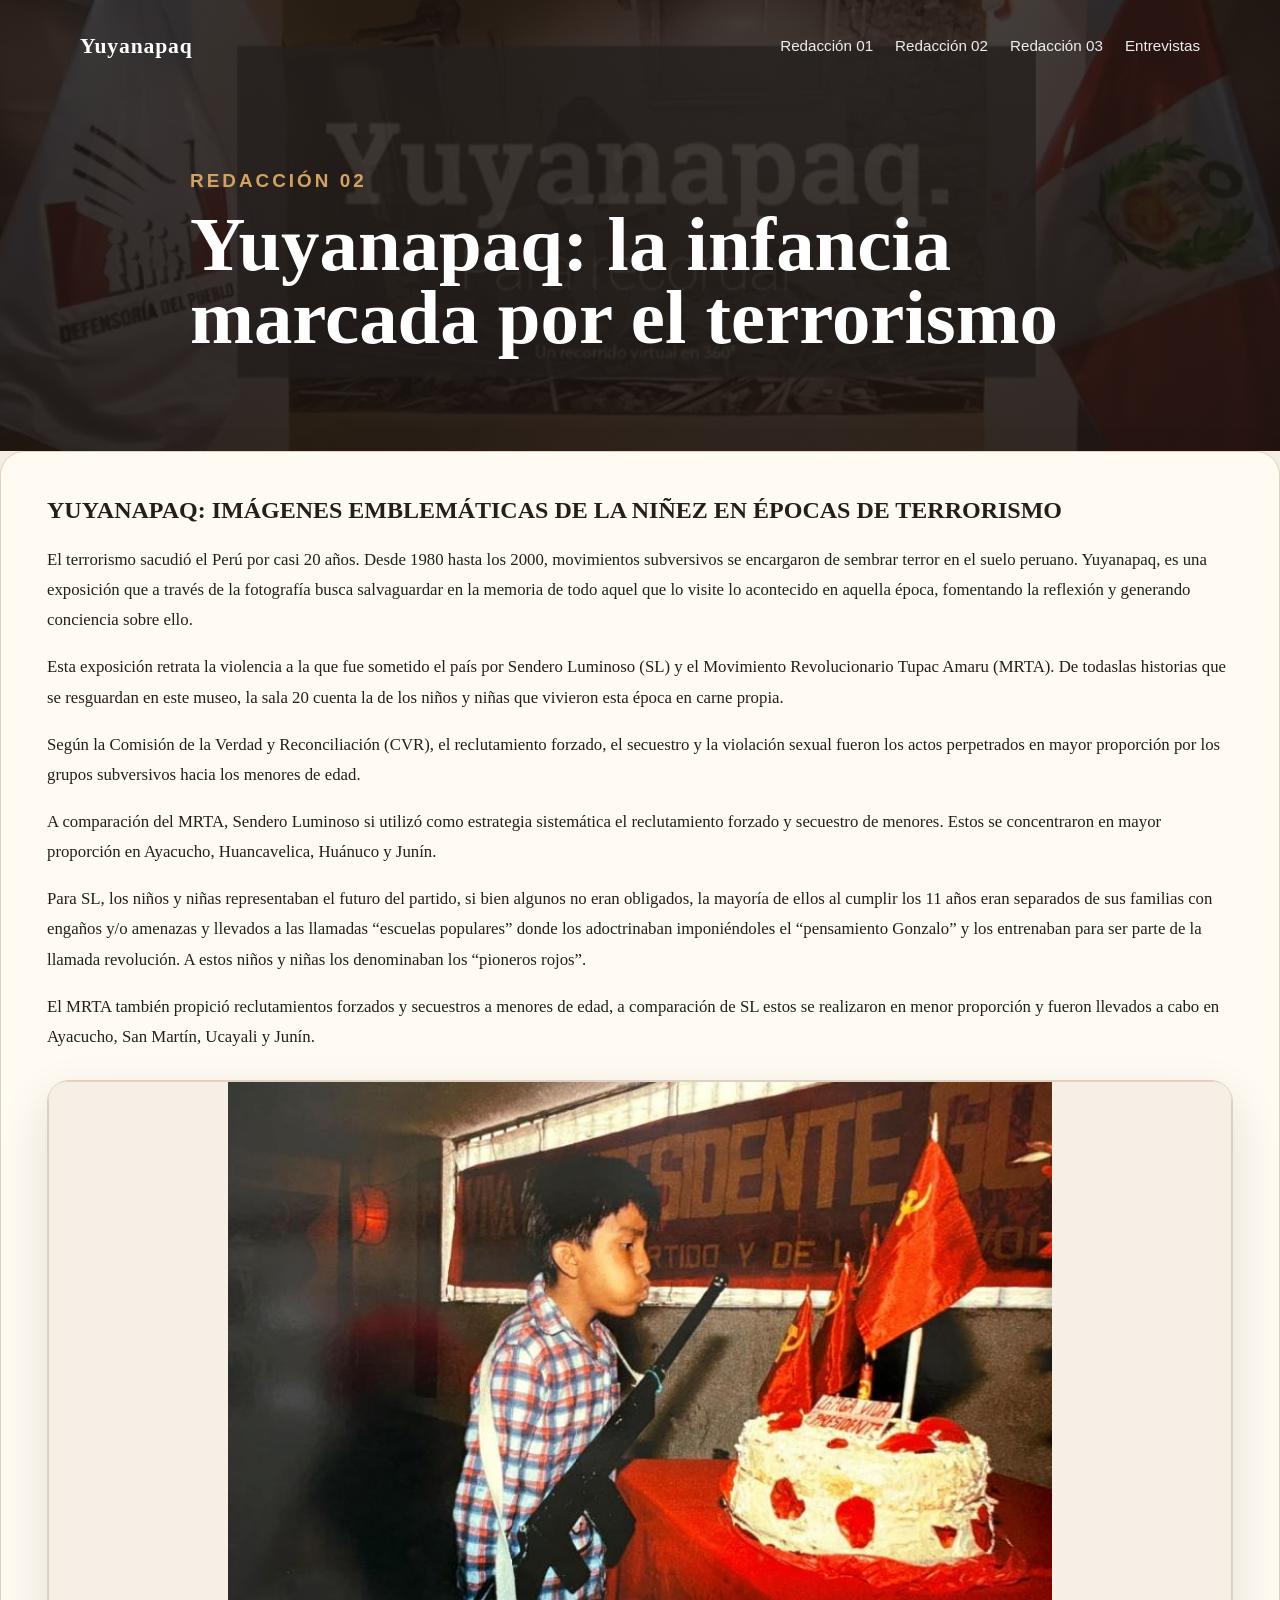
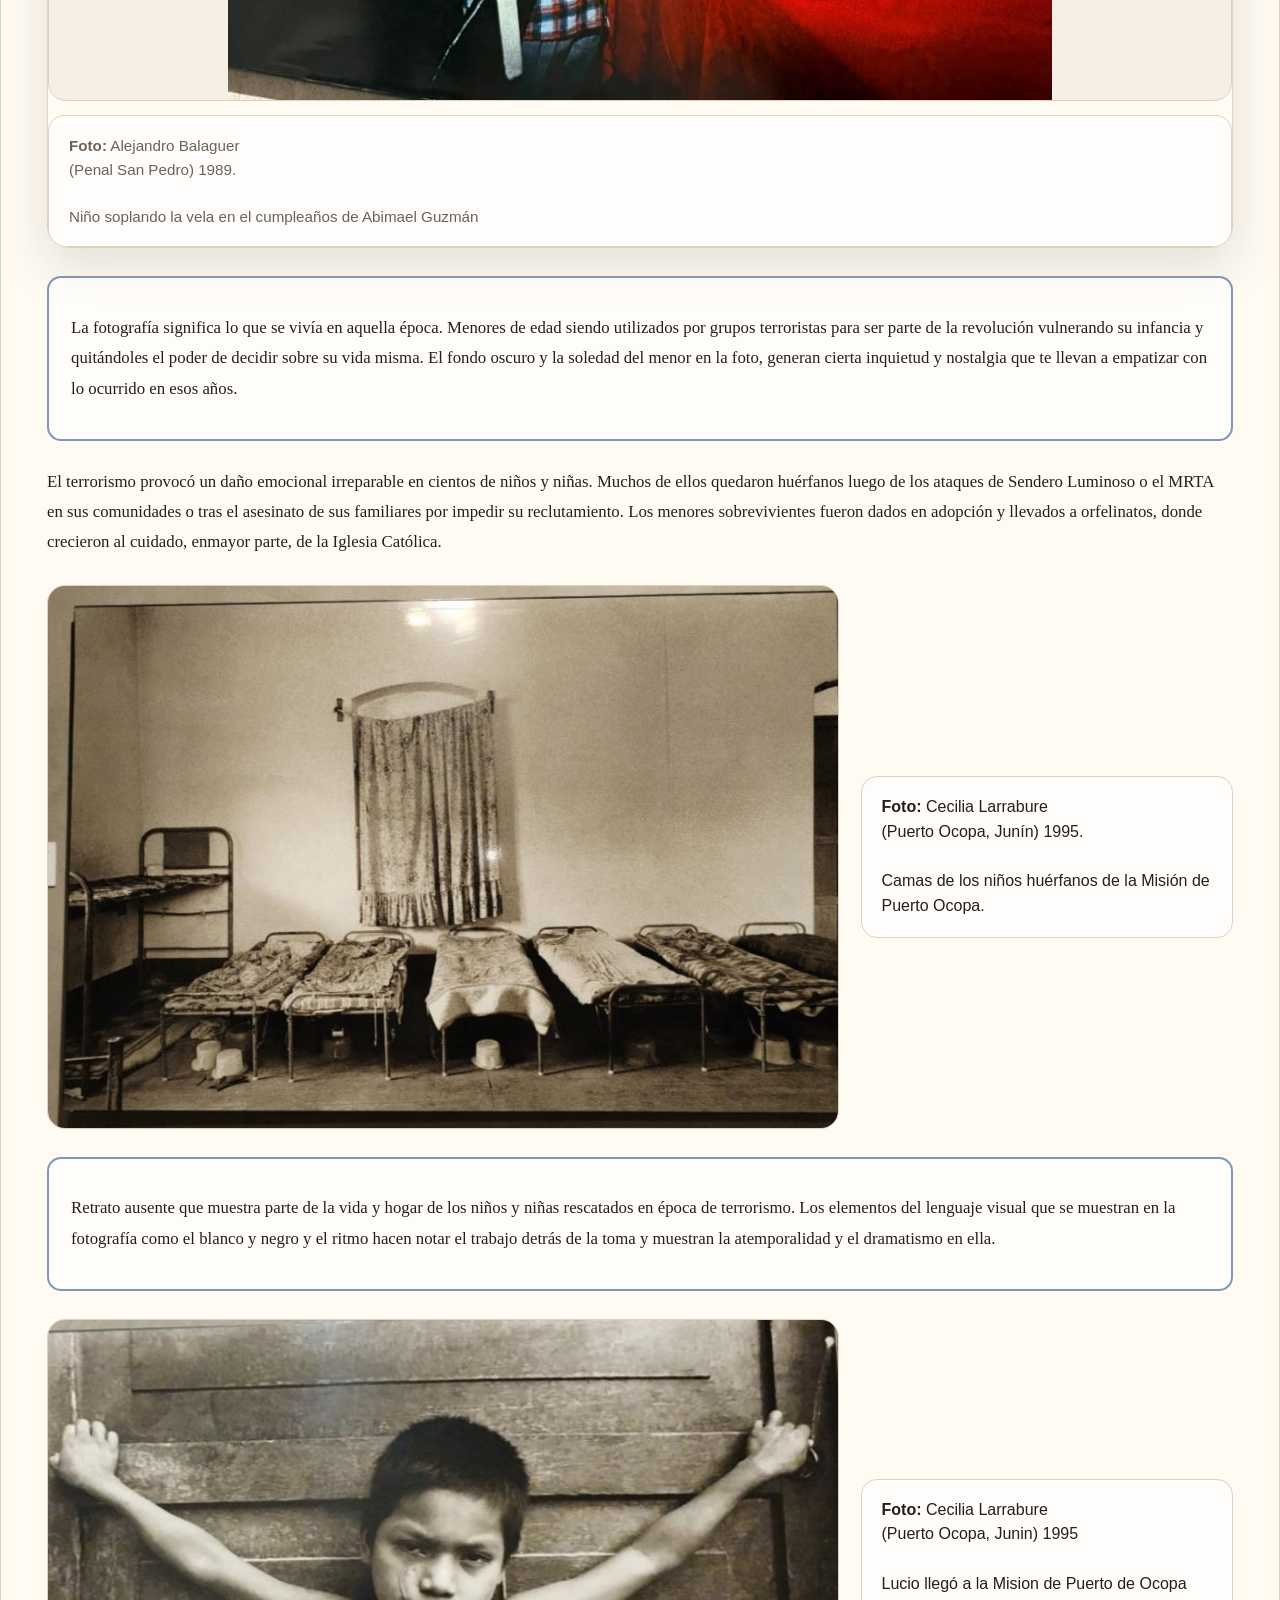
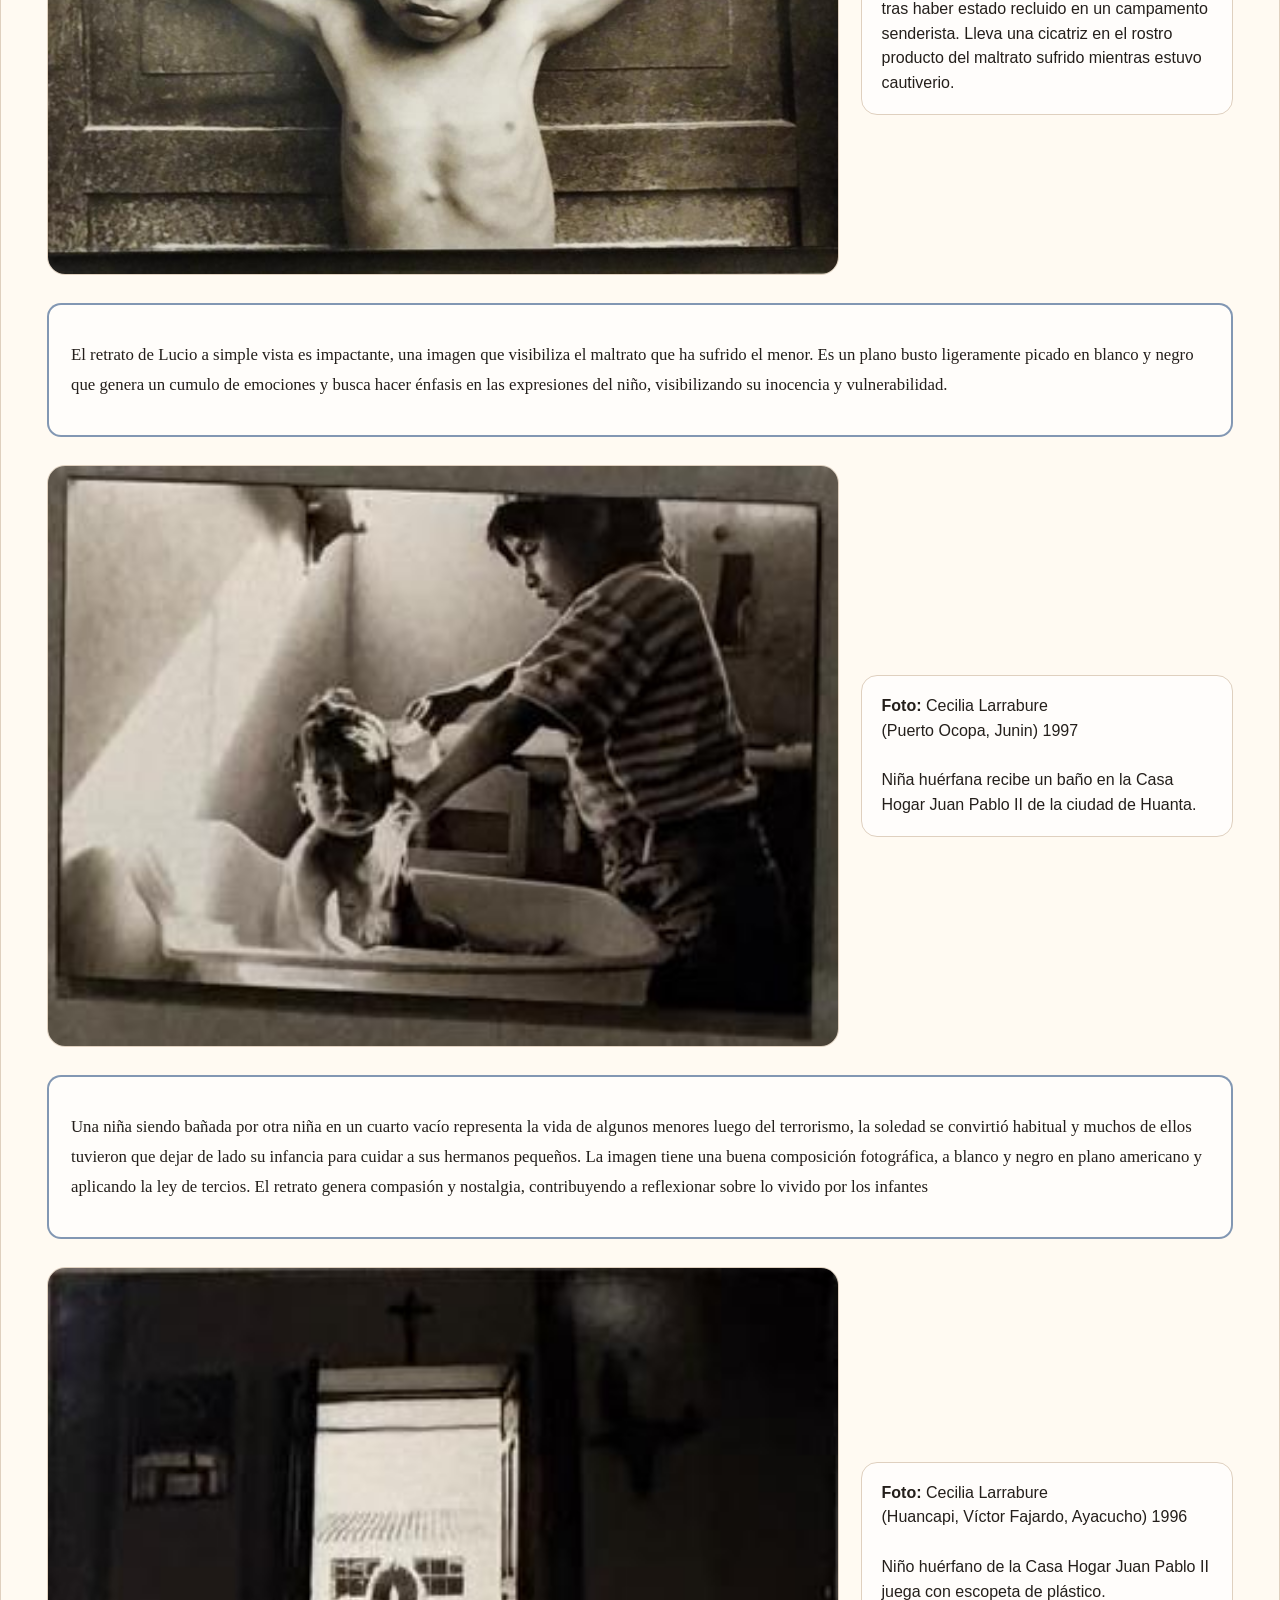
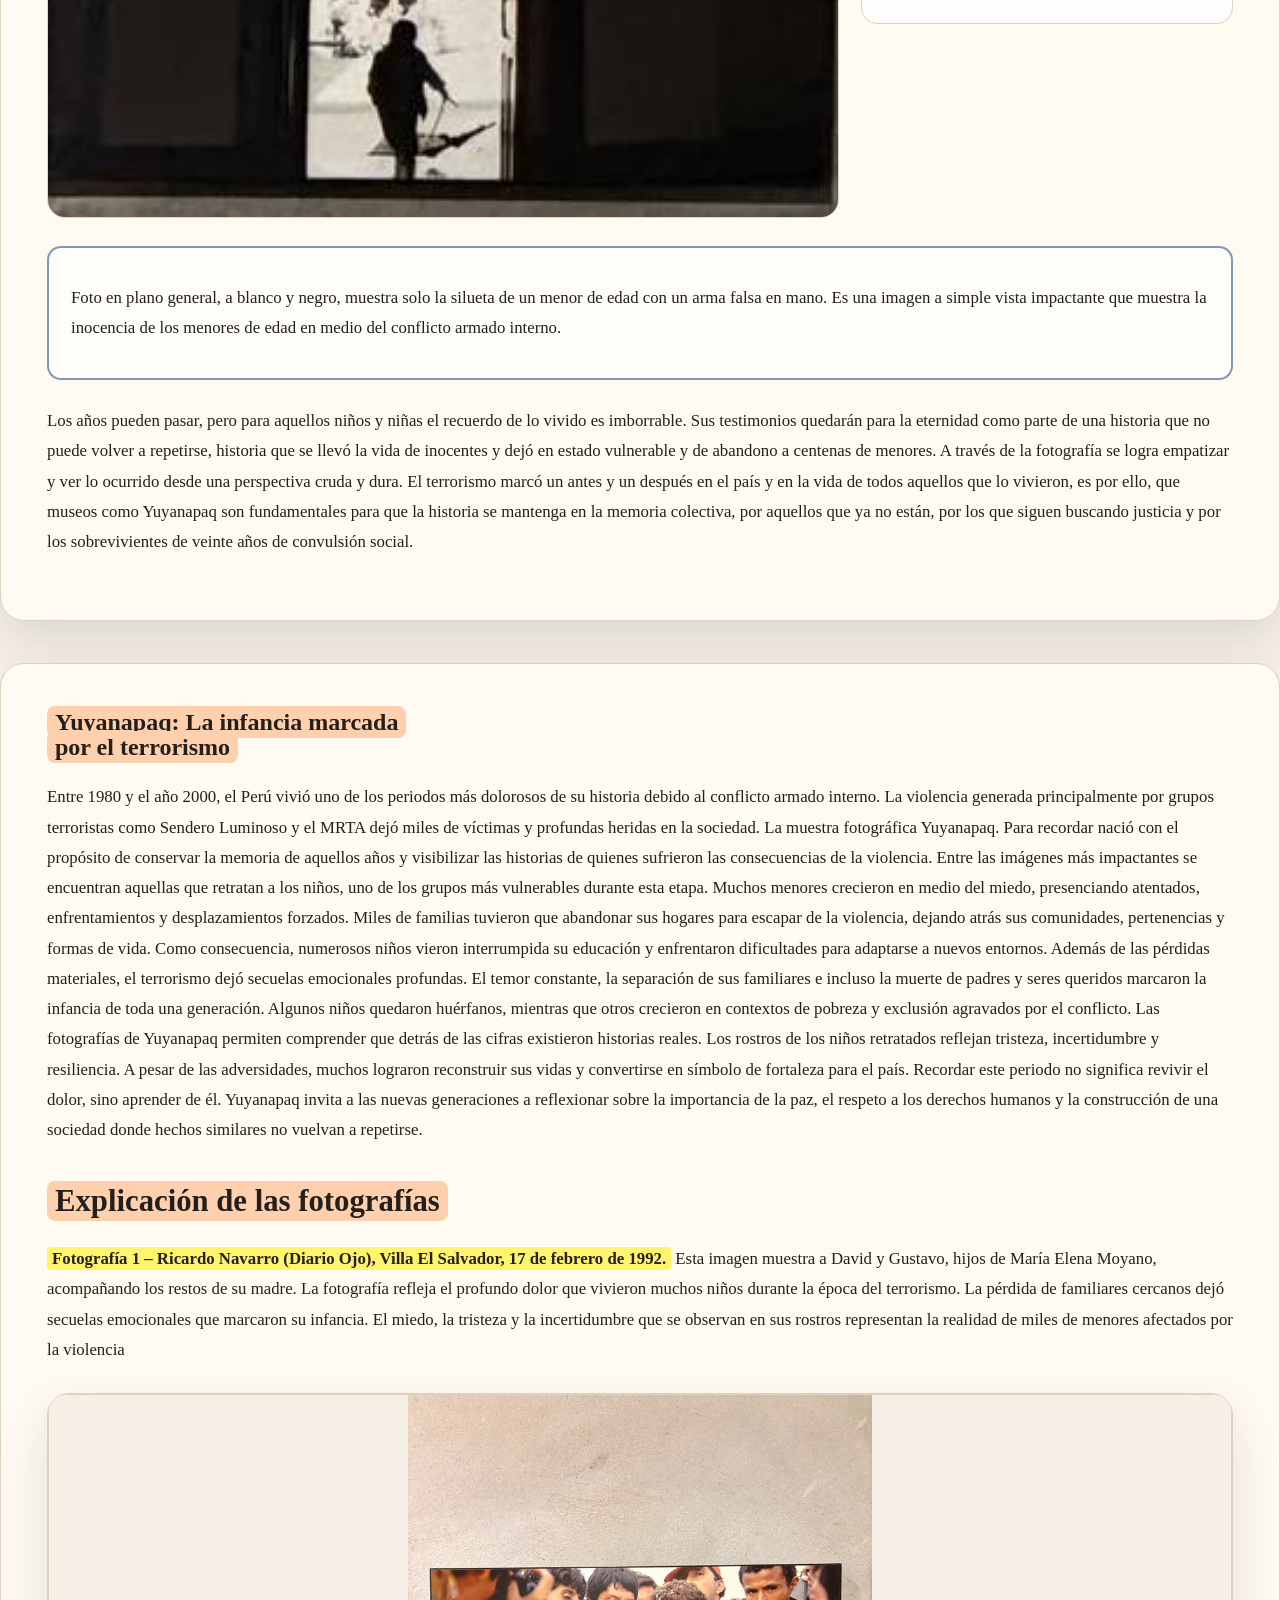
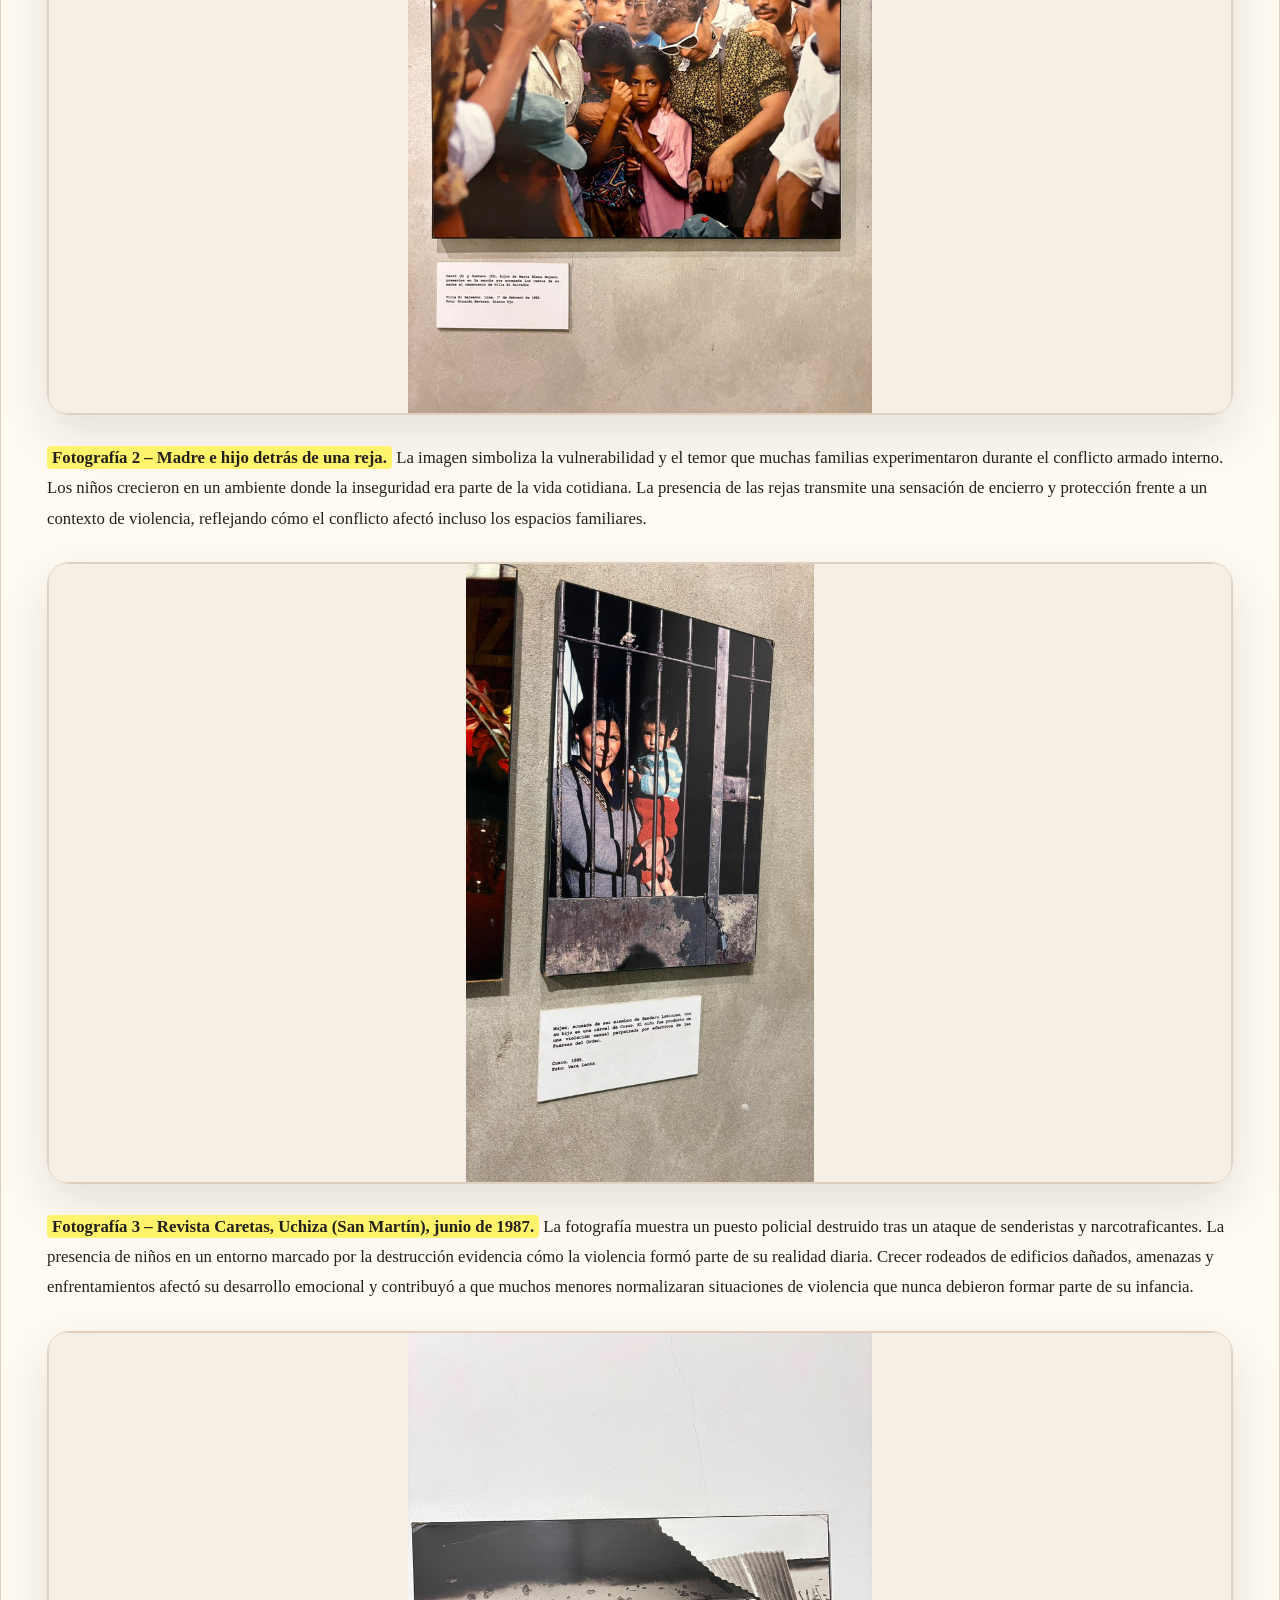
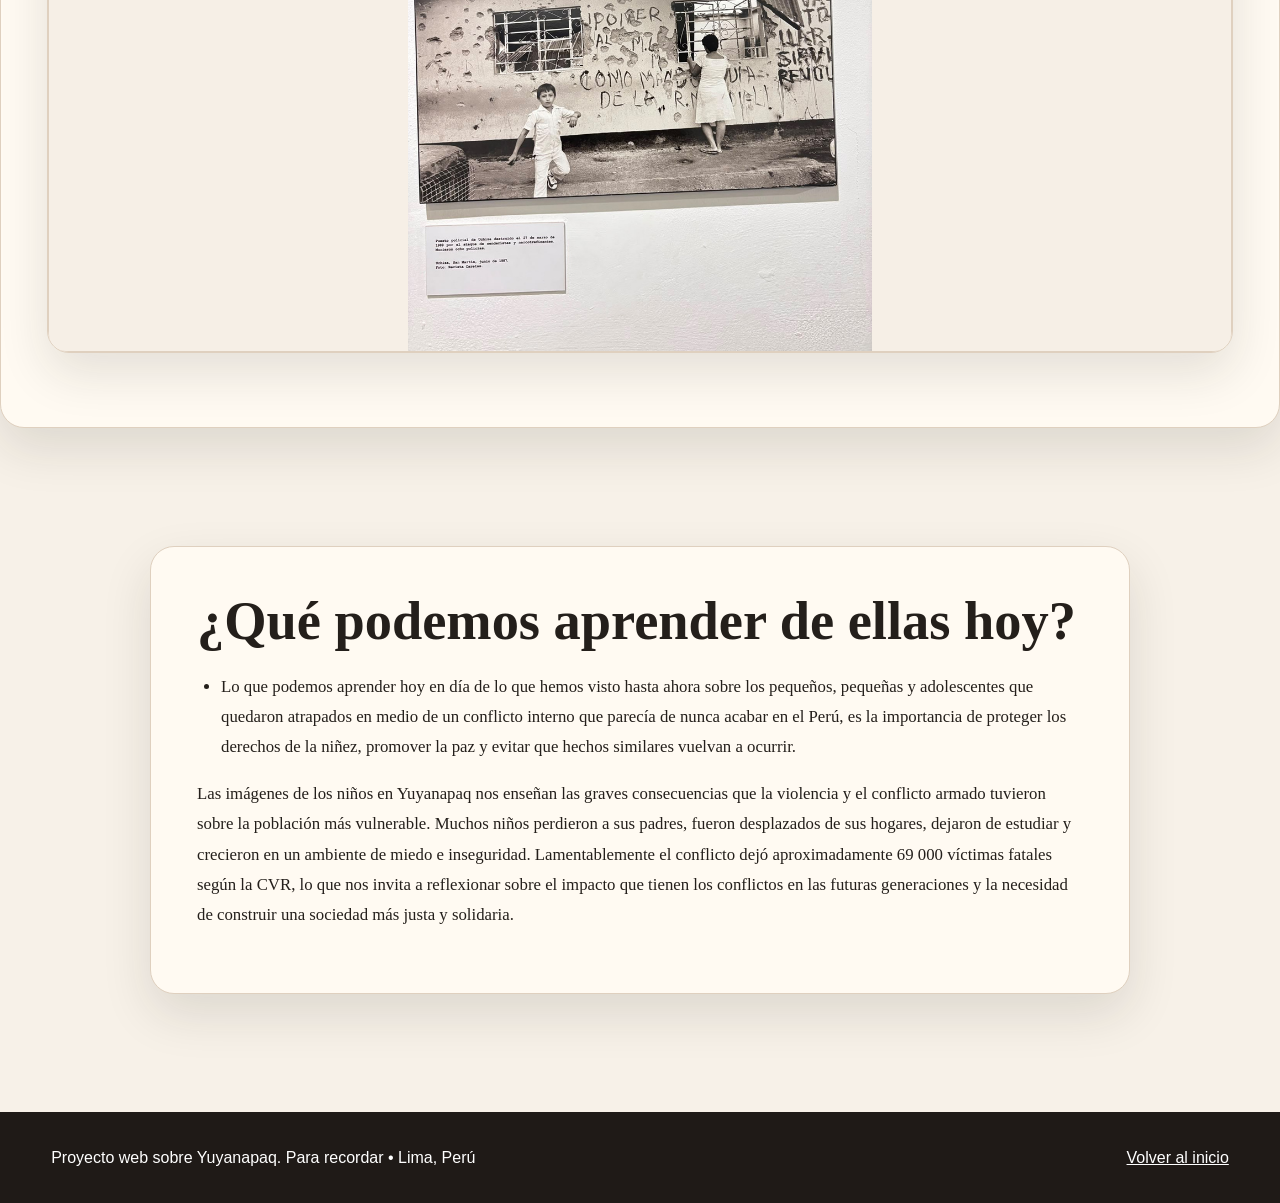
<file: redaccion-02.html>
<!DOCTYPE html>
<html lang="es">
<head>
  <meta charset="UTF-8" />
  <meta name="viewport" content="width=device-width, initial-scale=1.0" />
  <title>Redacción 02</title>
  <meta name="description" content="Redacción 02 sobre Yuyanapaq y la infancia durante el conflicto armado interno." />
  <link rel="stylesheet" href="style.css" />
  <style>
    .article-wrap {
      max-width: 980px;
      margin: 0 auto;
    }
    .source-block {
      background: var(--card);
      border: 1px solid var(--line);
      border-radius: 24px;
      box-shadow: var(--shadow);
      padding: clamp(24px, 4vw, 46px);
      margin-bottom: 42px;
    }
    .source-block h2 {
      margin-top: 0;
      margin-bottom: 22px;
      line-height: 1.05;
    }
    .source-block h3 {
      margin-top: 30px;
      margin-bottom: 12px;
      font-size: clamp(1.35rem, 2.4vw, 2rem);
    }
    .source-block p {
      font-size: 1.05rem;
      line-height: 1.8;
    }
    .source-block ul {
      margin-top: 10px;
      padding-left: 24px;
      font-size: 1.05rem;
      line-height: 1.8;
    }
    .source-block figure {
      margin: 28px 0;
    }
    .source-block img {
      width: 100%;
      max-height: 620px;
      object-fit: contain;
      background: #f6efe6;
      border-radius: 18px;
      border: 1px solid var(--line);
      display: block;
    }
    .caption-box {
      margin-top: 14px;
      padding: 18px 20px;
      border: 1px solid var(--line);
      border-radius: 16px;
      background: rgba(255,255,255,0.72);
      font-family: Arial, sans-serif;
      line-height: 1.55;
    }
    .analysis-note {
      border: 2px solid rgba(48, 84, 132, 0.6);
      border-radius: 14px;
      padding: 18px 22px;
      margin: 26px 0;
      background: rgba(255,255,255,0.58);
    }
    .highlight-line {
      background: #fff46b;
      padding: 2px 5px;
      border-radius: 4px;
      font-weight: 700;
    }
    .soft-highlight {
      background: #ffd0ad;
      padding: 3px 8px;
      border-radius: 8px;
      display: inline;
      box-decoration-break: clone;
      -webkit-box-decoration-break: clone;
    }
    .visual-pair {
      display: grid;
      grid-template-columns: minmax(0, 1.7fr) minmax(220px, 0.8fr);
      gap: 22px;
      align-items: center;
      margin: 28px 0;
    }
    .visual-pair img {
      margin: 0;
    }
    .visual-pair .caption-box {
      margin: 0;
    }
    @media (max-width: 800px) {
      .visual-pair { grid-template-columns: 1fr; }
    }
  </style>
</head>
<body>
  <header class="page-header">
    <nav class="navbar" aria-label="Navegación principal">
      <a class="logo" href="index.html">Yuyanapaq</a>
      <div class="nav-links">
        <a href="redaccion-01.html">Redacción 01</a>
        <a href="redaccion-02.html">Redacción 02</a>
        <a href="redaccion-03.html">Redacción 03</a>
        <a href="entrevistas.html">Entrevistas</a>
      </div>
    </nav>
    <section class="page-title">
      <p class="tag">Redacción 02</p>
      <h1>Yuyanapaq: la infancia marcada por el terrorismo</h1>
    </section>
  </header>


        <article class="source-block">
          <h2>YUYANAPAQ: IMÁGENES EMBLEMÁTICAS DE LA NIÑEZ EN ÉPOCAS DE TERRORISMO</h2>
          <p>El terrorismo sacudió el Perú por casi 20 años. Desde 1980 hasta los 2000, movimientos subversivos se encargaron de sembrar terror en el suelo peruano. Yuyanapaq, es una exposición que a través de la fotografía busca salvaguardar en la memoria de todo aquel que lo visite lo acontecido en aquella época, fomentando la reflexión y generando conciencia sobre ello.</p>
          <p>Esta exposición retrata la violencia a la que fue sometido el país por Sendero Luminoso (SL) y el Movimiento Revolucionario Tupac Amaru (MRTA). De todaslas historias que se resguardan en este museo, la sala 20 cuenta la de los niños y niñas que vivieron esta época en carne propia.</p>
          <p>Según la Comisión de la Verdad y Reconciliación (CVR), el reclutamiento forzado, el secuestro y la violación sexual fueron los actos perpetrados en mayor proporción por los grupos subversivos hacia los menores de edad.</p>
          <p>A comparación del MRTA, Sendero Luminoso si utilizó como estrategia sistemática el reclutamiento forzado y secuestro de menores. Estos se concentraron en mayor proporción en Ayacucho, Huancavelica, Huánuco y Junín.</p>
          <p>Para SL, los niños y niñas representaban el futuro del partido, si bien algunos no eran obligados, la mayoría de ellos al cumplir los 11 años eran separados de sus familias con engaños y/o amenazas y llevados a las llamadas “escuelas populares” donde los adoctrinaban imponiéndoles el “pensamiento Gonzalo” y los entrenaban para ser parte de la llamada revolución. A estos niños y niñas los denominaban los “pioneros rojos”.</p>
          <p>El MRTA también propició reclutamientos forzados y secuestros a menores de edad, a comparación de SL estos se realizaron en menor proporción y fueron llevados a cabo en Ayacucho, San Martín, Ucayali y Junín.</p>
          <figure>
            <img src="fotos/redaccion-02-01.jpg" alt="Niño soplando la vela en el cumpleaños de Abimael Guzmán" />
            <figcaption class="caption-box"><strong>Foto:</strong> Alejandro Balaguer<br>(Penal San Pedro) 1989.<br><br>Niño soplando la vela en el cumpleaños de Abimael Guzmán</figcaption>
          </figure>

          <div class="analysis-note">
            <p>La fotografía significa lo que se vivía en aquella época. Menores de edad siendo utilizados por grupos terroristas para ser parte de la revolución vulnerando su infancia y quitándoles el poder de decidir sobre su vida misma. El fondo oscuro y la soledad del menor en la foto, generan cierta inquietud y nostalgia que te llevan a empatizar con lo ocurrido en esos años.</p>
          </div>

          <p>El terrorismo provocó un daño emocional irreparable en cientos de niños y niñas. Muchos de ellos quedaron huérfanos luego de los ataques de Sendero Luminoso o el MRTA en sus comunidades o tras el asesinato de sus familiares por impedir su reclutamiento. Los menores sobrevivientes fueron dados en adopción y llevados a orfelinatos, donde crecieron al cuidado, enmayor parte, de la Iglesia Católica.</p>

          <div class="visual-pair">
            <img src="fotos/redaccion-02-02.jpg" alt="Camas de los niños huérfanos de la Misión de Puerto Ocopa" />
            <div class="caption-box"><strong>Foto:</strong> Cecilia Larrabure<br>(Puerto Ocopa, Junín) 1995.<br><br>Camas de los niños huérfanos de la Misión de Puerto Ocopa.</div>
          </div>

          <div class="analysis-note">
            <p>Retrato ausente que muestra parte de la vida y hogar de los niños y niñas rescatados en época de terrorismo. Los elementos del lenguaje visual que se muestran en la fotografía como el blanco y negro y el ritmo hacen notar el trabajo detrás de la toma y muestran la atemporalidad y el dramatismo en ella.</p>
          </div>

          <div class="visual-pair">
            <img src="fotos/redaccion-02-03.jpg" alt="Lucio" />
            <div class="caption-box"><strong>Foto:</strong> Cecilia Larrabure<br>(Puerto Ocopa, Junin) 1995<br><br>Lucio llegó a la Mision de Puerto de Ocopa tras haber estado recluido en un campamento senderista. Lleva una cicatriz en el rostro producto del maltrato sufrido mientras estuvo cautiverio.</div>
          </div>

          <div class="analysis-note">
            <p>El retrato de Lucio a simple vista es impactante, una imagen que visibiliza el maltrato que ha sufrido el menor. Es un plano busto ligeramente picado en blanco y negro que genera un cumulo de emociones y busca hacer énfasis en las expresiones del niño, visibilizando su inocencia y vulnerabilidad.</p>
          </div>

          <div class="visual-pair">
            <img src="fotos/redaccion-02-04.jpg" alt="Niña huérfana recibe un baño en la Casa Hogar Juan Pablo II" />
            <div class="caption-box"><strong>Foto:</strong> Cecilia Larrabure<br>(Puerto Ocopa, Junin) 1997<br><br>Niña huérfana recibe un baño en la Casa Hogar Juan Pablo II de la ciudad de Huanta.</div>
          </div>

          <div class="analysis-note">
            <p>Una niña siendo bañada por otra niña en un cuarto vacío representa la vida de algunos menores luego del terrorismo, la soledad se convirtió habitual y muchos de ellos tuvieron que dejar de lado su infancia para cuidar a sus hermanos pequeños. La imagen tiene una buena composición fotográfica, a blanco y negro en plano americano y aplicando la ley de tercios. El retrato genera compasión y nostalgia, contribuyendo a reflexionar sobre lo vivido por los infantes</p>
          </div>

          <div class="visual-pair">
            <img src="fotos/redaccion-02-05.jpg" alt="Niño huérfano juega con escopeta de plástico" />
            <div class="caption-box"><strong>Foto:</strong> Cecilia Larrabure<br>(Huancapi, Víctor Fajardo, Ayacucho) 1996<br><br>Niño huérfano de la Casa Hogar Juan Pablo II juega con escopeta de plástico.</div>
          </div>

          <div class="analysis-note">
            <p>Foto en plano general, a blanco y negro, muestra solo la silueta de un menor de edad con un arma falsa en mano. Es una imagen a simple vista impactante que muestra la inocencia de los menores de edad en medio del conflicto armado interno.</p>
          </div>

          <p>Los años pueden pasar, pero para aquellos niños y niñas el recuerdo de lo vivido es imborrable. Sus testimonios quedarán para la eternidad como parte de una historia que no puede volver a repetirse, historia que se llevó la vida de inocentes y dejó en estado vulnerable y de abandono a centenas de menores. A través de la fotografía se logra empatizar y ver lo ocurrido desde una perspectiva cruda y dura. El terrorismo marcó un antes y un después en el país y en la vida de todos aquellos que lo vivieron, es por ello, que museos como Yuyanapaq son fundamentales para que la historia se mantenga en la memoria colectiva, por aquellos que ya no están, por los que siguen buscando justicia y por los sobrevivientes de veinte años de convulsión social.</p>
        </article>

        <article class="source-block">
          <h2><span class="soft-highlight">Yuyanapaq: La infancia marcada</span><br><span class="soft-highlight">por el terrorismo</span></h2>
          <p>Entre 1980 y el año 2000, el Perú vivió uno de los periodos más dolorosos de su historia debido al conflicto armado interno. La violencia generada principalmente por grupos terroristas como Sendero Luminoso y el MRTA dejó miles de víctimas y profundas heridas en la sociedad. La muestra fotográfica Yuyanapaq. Para recordar nació con el propósito de conservar la memoria de aquellos años y visibilizar las historias de quienes sufrieron las consecuencias de la violencia. Entre las imágenes más impactantes se encuentran aquellas que retratan a los niños, uno de los grupos más vulnerables durante esta etapa. Muchos menores crecieron en medio del miedo, presenciando atentados, enfrentamientos y desplazamientos forzados. Miles de familias tuvieron que abandonar sus hogares para escapar de la violencia, dejando atrás sus comunidades, pertenencias y formas de vida. Como consecuencia, numerosos niños vieron interrumpida su educación y enfrentaron dificultades para adaptarse a nuevos entornos. Además de las pérdidas materiales, el terrorismo dejó secuelas emocionales profundas. El temor constante, la separación de sus familiares e incluso la muerte de padres y seres queridos marcaron la infancia de toda una generación. Algunos niños quedaron huérfanos, mientras que otros crecieron en contextos de pobreza y exclusión agravados por el conflicto. Las fotografías de Yuyanapaq permiten comprender que detrás de las cifras existieron historias reales. Los rostros de los niños retratados reflejan tristeza, incertidumbre y resiliencia. A pesar de las adversidades, muchos lograron reconstruir sus vidas y convertirse en símbolo de fortaleza para el país. Recordar este periodo no significa revivir el dolor, sino aprender de él. Yuyanapaq invita a las nuevas generaciones a reflexionar sobre la importancia de la paz, el respeto a los derechos humanos y la construcción de una sociedad donde hechos similares no vuelvan a repetirse.</p>

          <h3><span class="soft-highlight">Explicación de las fotografías</span></h3>
          <p><span class="highlight-line">Fotografía 1 – Ricardo Navarro (Diario Ojo), Villa El Salvador, 17 de febrero de 1992.</span> Esta imagen muestra a David y Gustavo, hijos de María Elena Moyano, acompañando los restos de su madre. La fotografía refleja el profundo dolor que vivieron muchos niños durante la época del terrorismo. La pérdida de familiares cercanos dejó secuelas emocionales que marcaron su infancia. El miedo, la tristeza y la incertidumbre que se observan en sus rostros representan la realidad de miles de menores afectados por la violencia</p>
          <figure>
            <img src="fotos/redaccion-02-lucia-01.jpg" alt="David y Gustavo, hijos de María Elena Moyano" />
          </figure>

          <p><span class="highlight-line">Fotografía 2 – Madre e hijo detrás de una reja.</span> La imagen simboliza la vulnerabilidad y el temor que muchas familias experimentaron durante el conflicto armado interno. Los niños crecieron en un ambiente donde la inseguridad era parte de la vida cotidiana. La presencia de las rejas transmite una sensación de encierro y protección frente a un contexto de violencia, reflejando cómo el conflicto afectó incluso los espacios familiares.</p>
          <figure>
            <img src="fotos/redaccion-02-lucia-02.jpg" alt="Madre e hijo detrás de una reja" />
          </figure>

          <p><span class="highlight-line">Fotografía 3 – Revista Caretas, Uchiza (San Martín), junio de 1987.</span> La fotografía muestra un puesto policial destruido tras un ataque de senderistas y narcotraficantes. La presencia de niños en un entorno marcado por la destrucción evidencia cómo la violencia formó parte de su realidad diaria. Crecer rodeados de edificios dañados, amenazas y enfrentamientos afectó su desarrollo emocional y contribuyó a que muchos menores normalizaran situaciones de violencia que nunca debieron formar parte de su infancia.</p>
          <figure>
            <img src="fotos/redaccion-02-lucia-03.jpg" alt="Puesto policial destruido en Uchiza" />
          </figure>
        </article>

         <main>
    <section class="section article-section">
      <div class="article-wrap">

        <article class="source-block">
          <h2>¿Qué podemos aprender de ellas hoy?</h2>
          <ul>
            <li>Lo que podemos aprender hoy en día de lo que hemos visto hasta ahora sobre los pequeños, pequeñas y adolescentes que quedaron atrapados en medio de un conflicto interno que parecía de nunca acabar en el Perú, es la importancia de proteger los derechos de la niñez, promover la paz y evitar que hechos similares vuelvan a ocurrir.</li>
          </ul>
          <p>Las imágenes de los niños en Yuyanapaq nos enseñan las graves consecuencias que la violencia y el conflicto armado tuvieron sobre la población más vulnerable. Muchos niños perdieron a sus padres, fueron desplazados de sus hogares, dejaron de estudiar y crecieron en un ambiente de miedo e inseguridad. Lamentablemente el conflicto dejó aproximadamente 69 000 víctimas fatales según la CVR, lo que nos invita a reflexionar sobre el impacto que tienen los conflictos en las futuras generaciones y la necesidad de construir una sociedad más justa y solidaria.</p>
        </article>

      </div>
    </section>
  </main>

  <footer>
    <p>Proyecto web sobre Yuyanapaq. Para recordar • Lima, Perú</p>
    <a href="index.html">Volver al inicio</a>
  </footer>
</body>
</html>
</file>
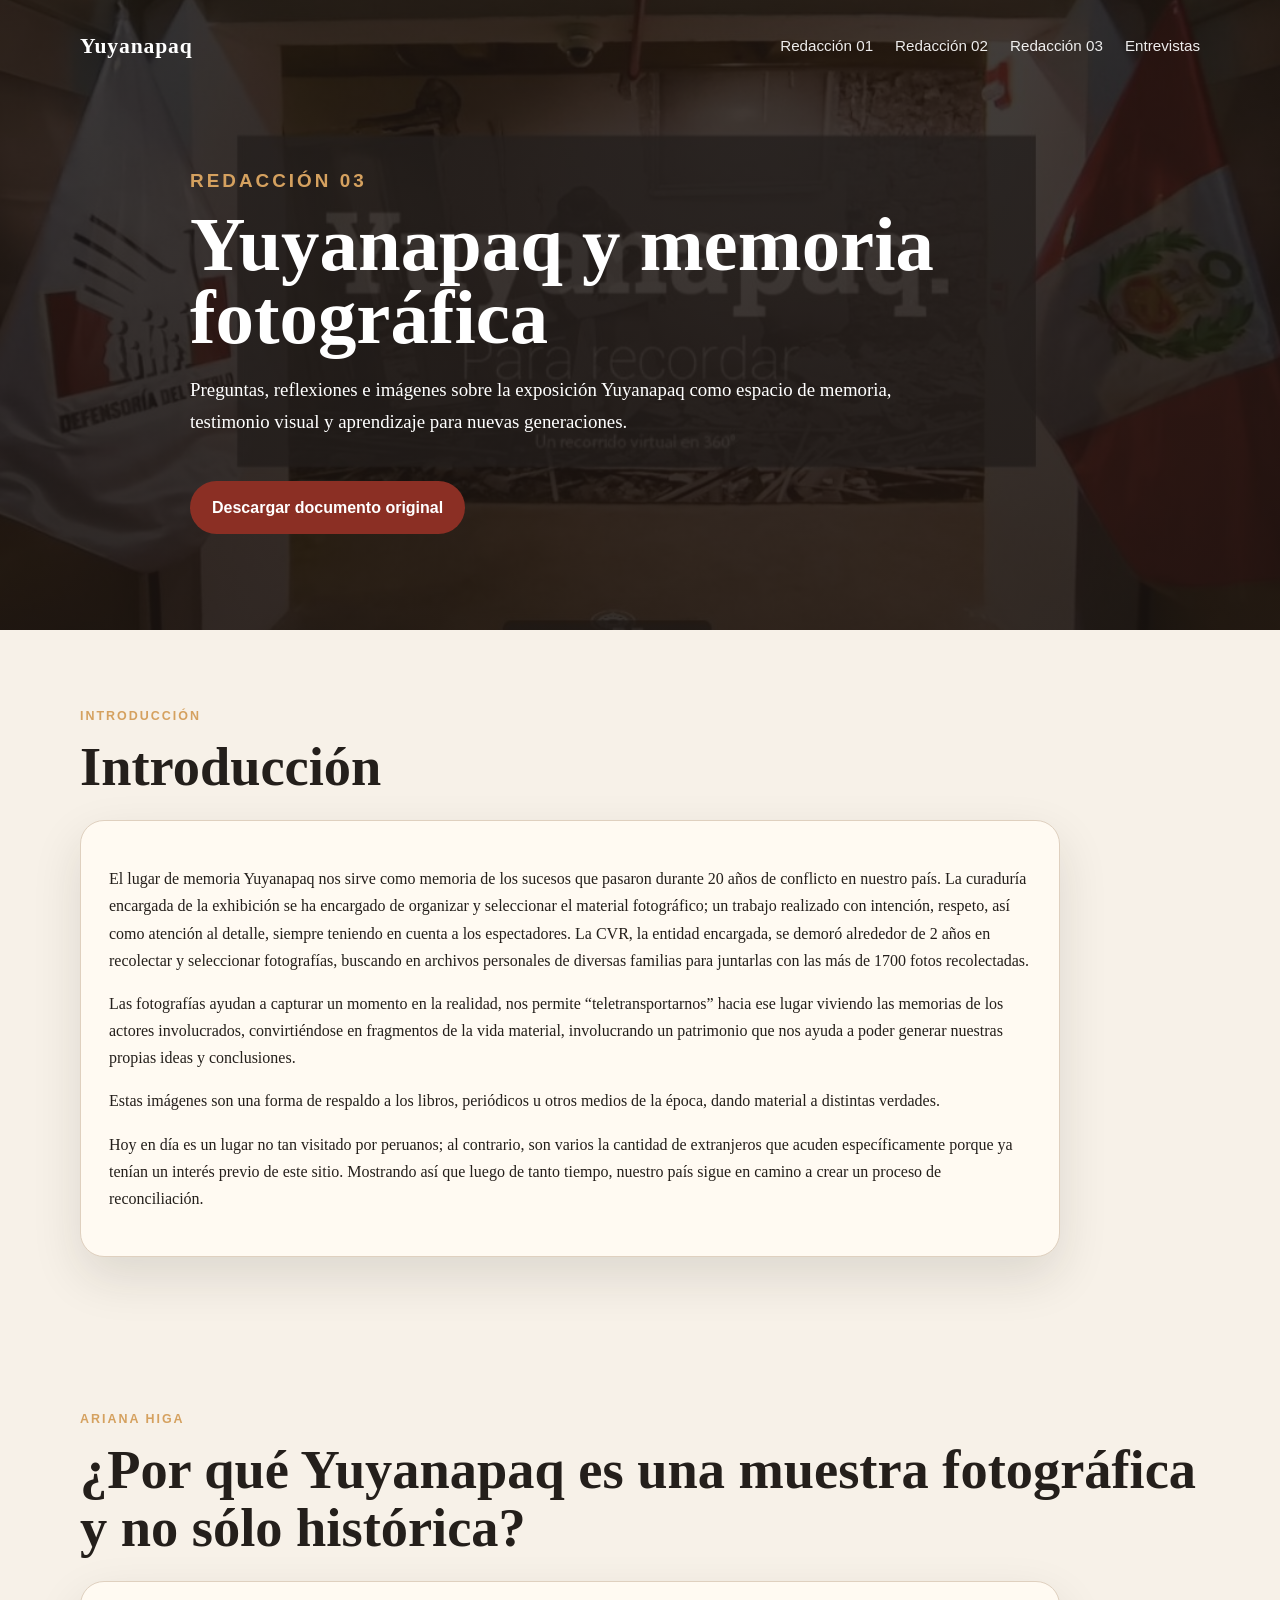
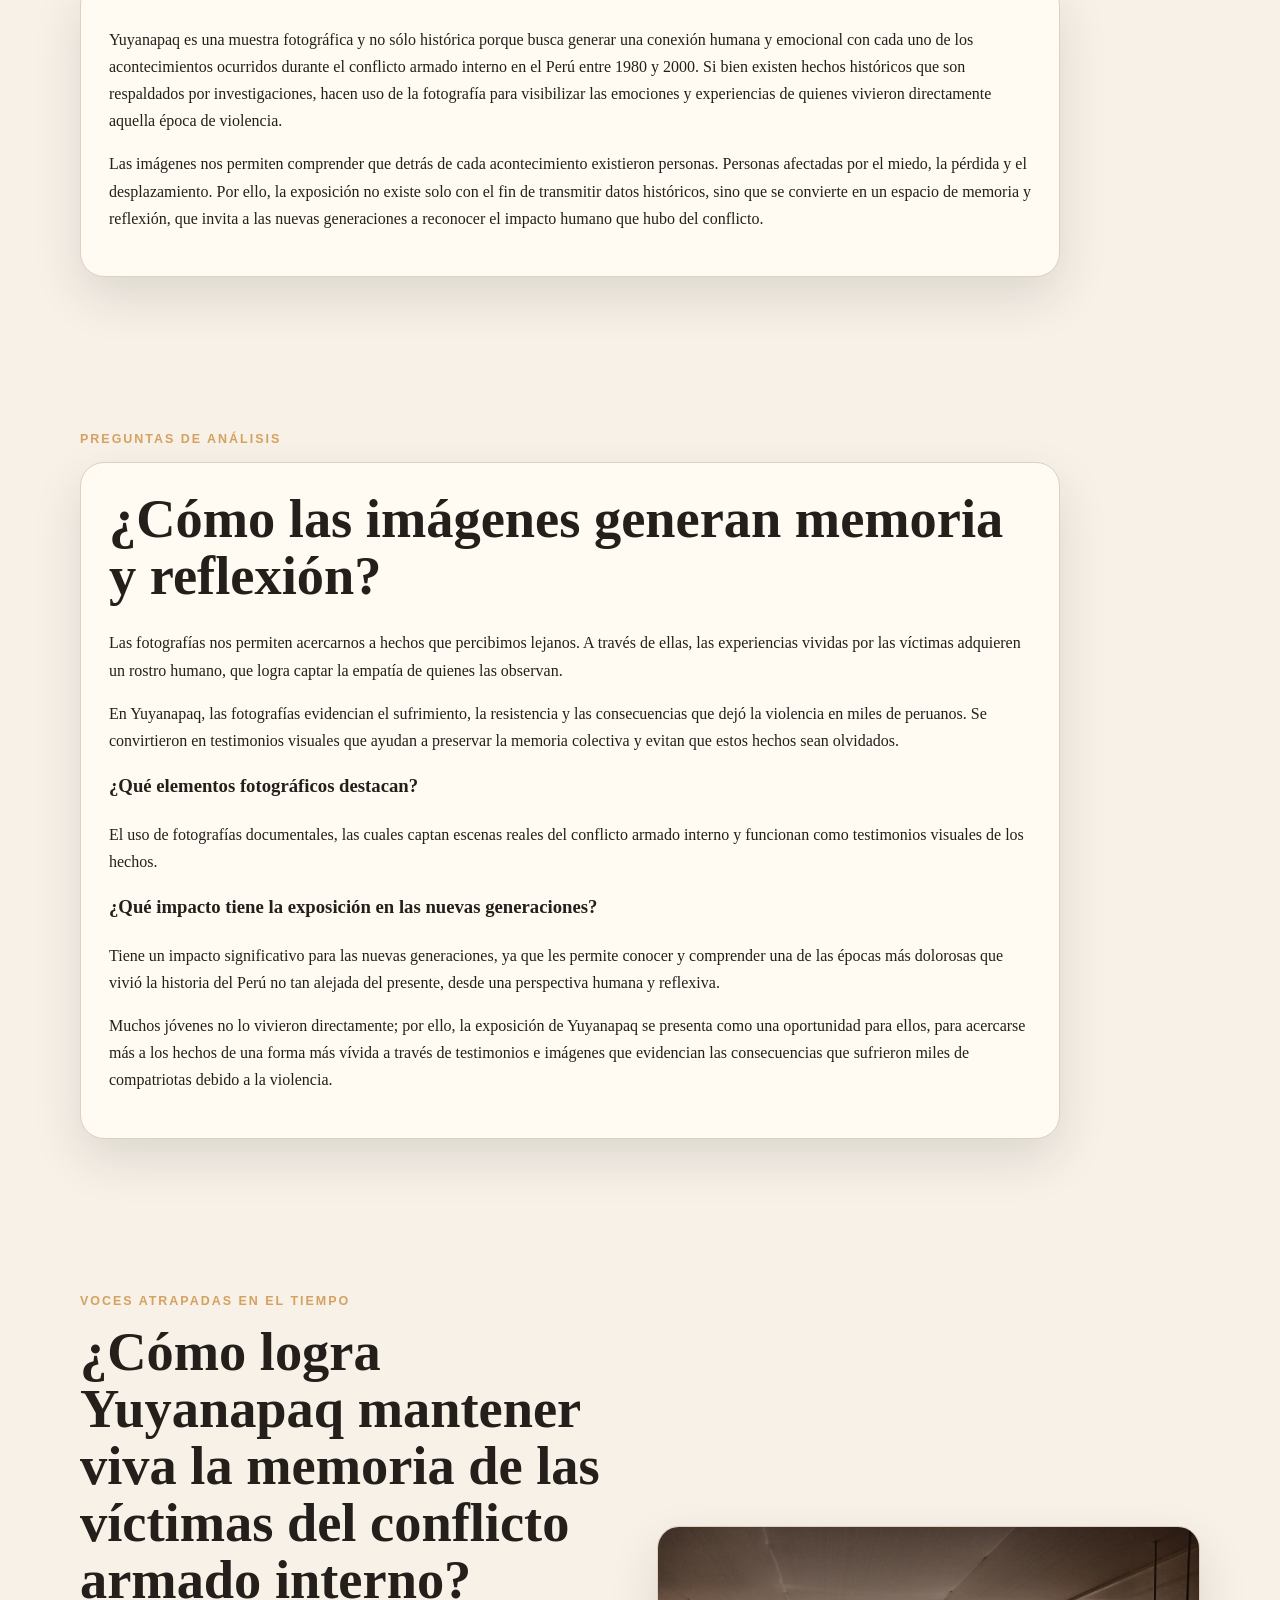
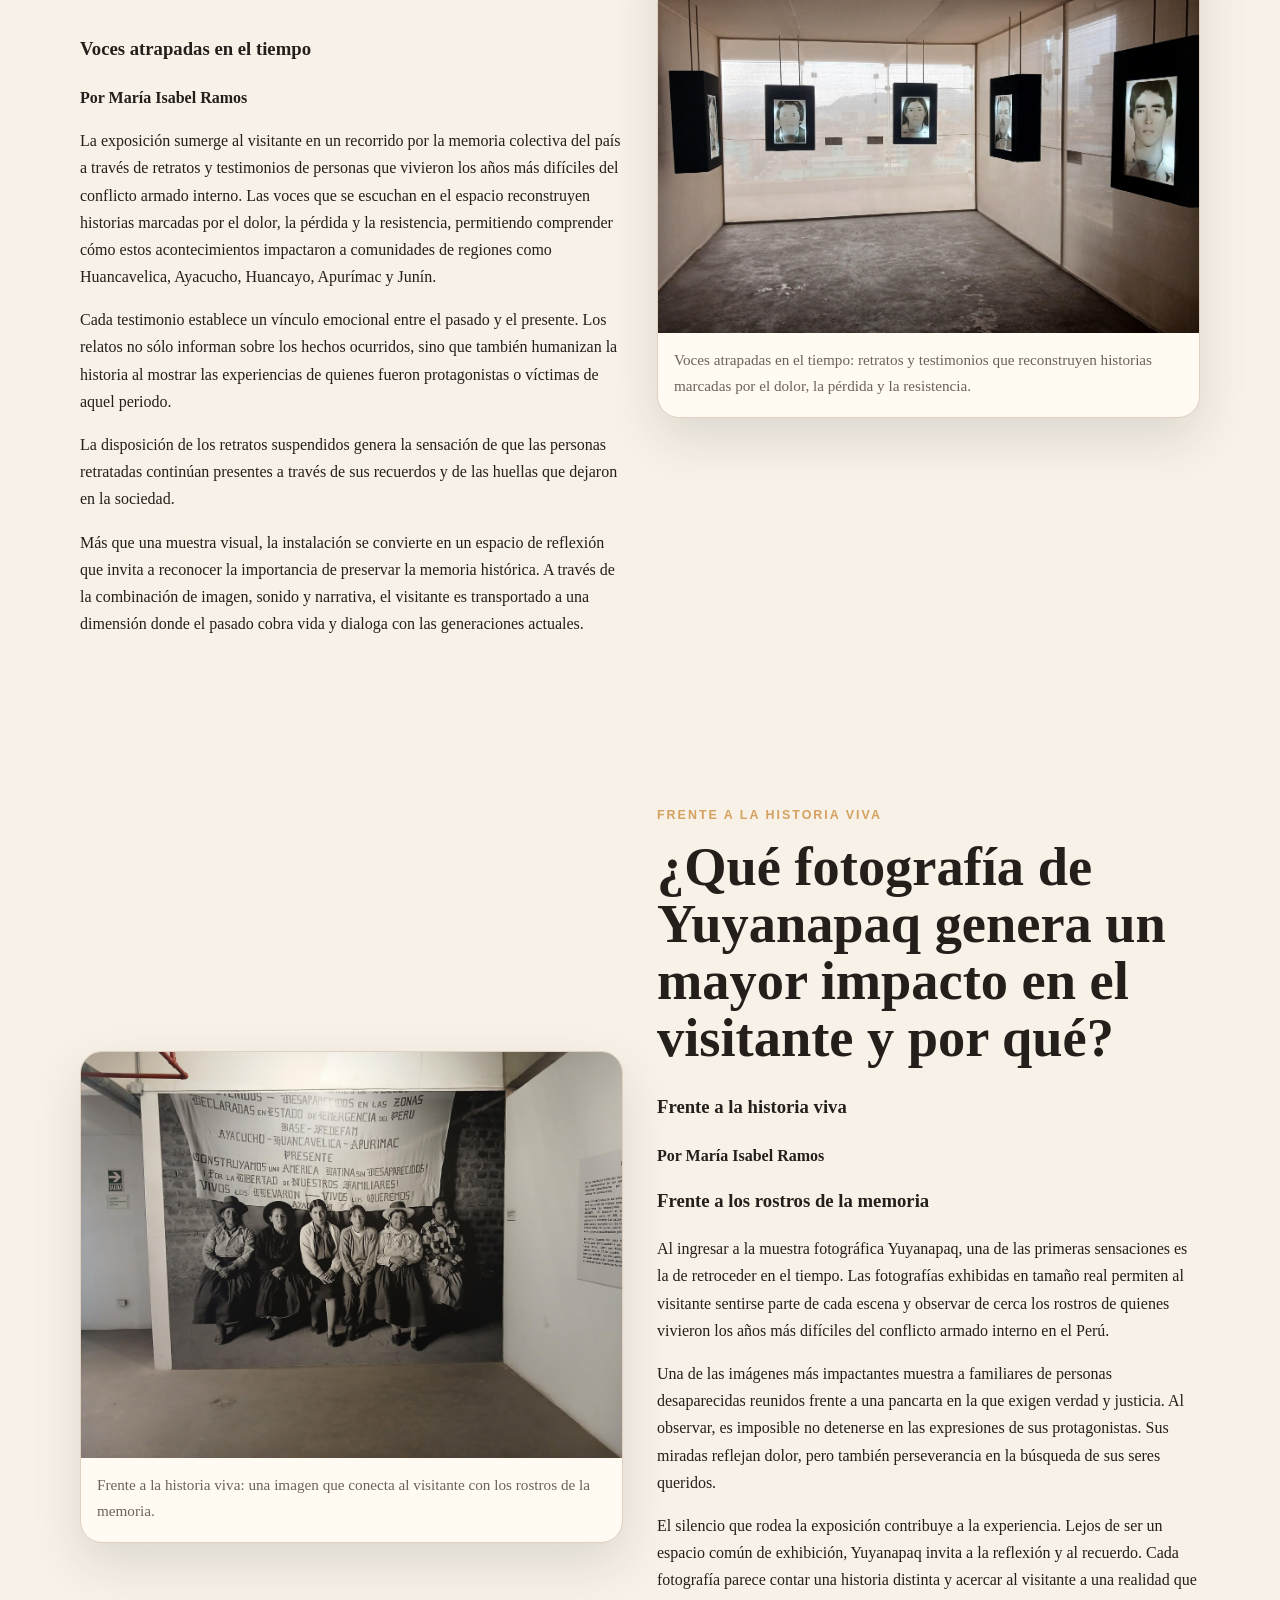
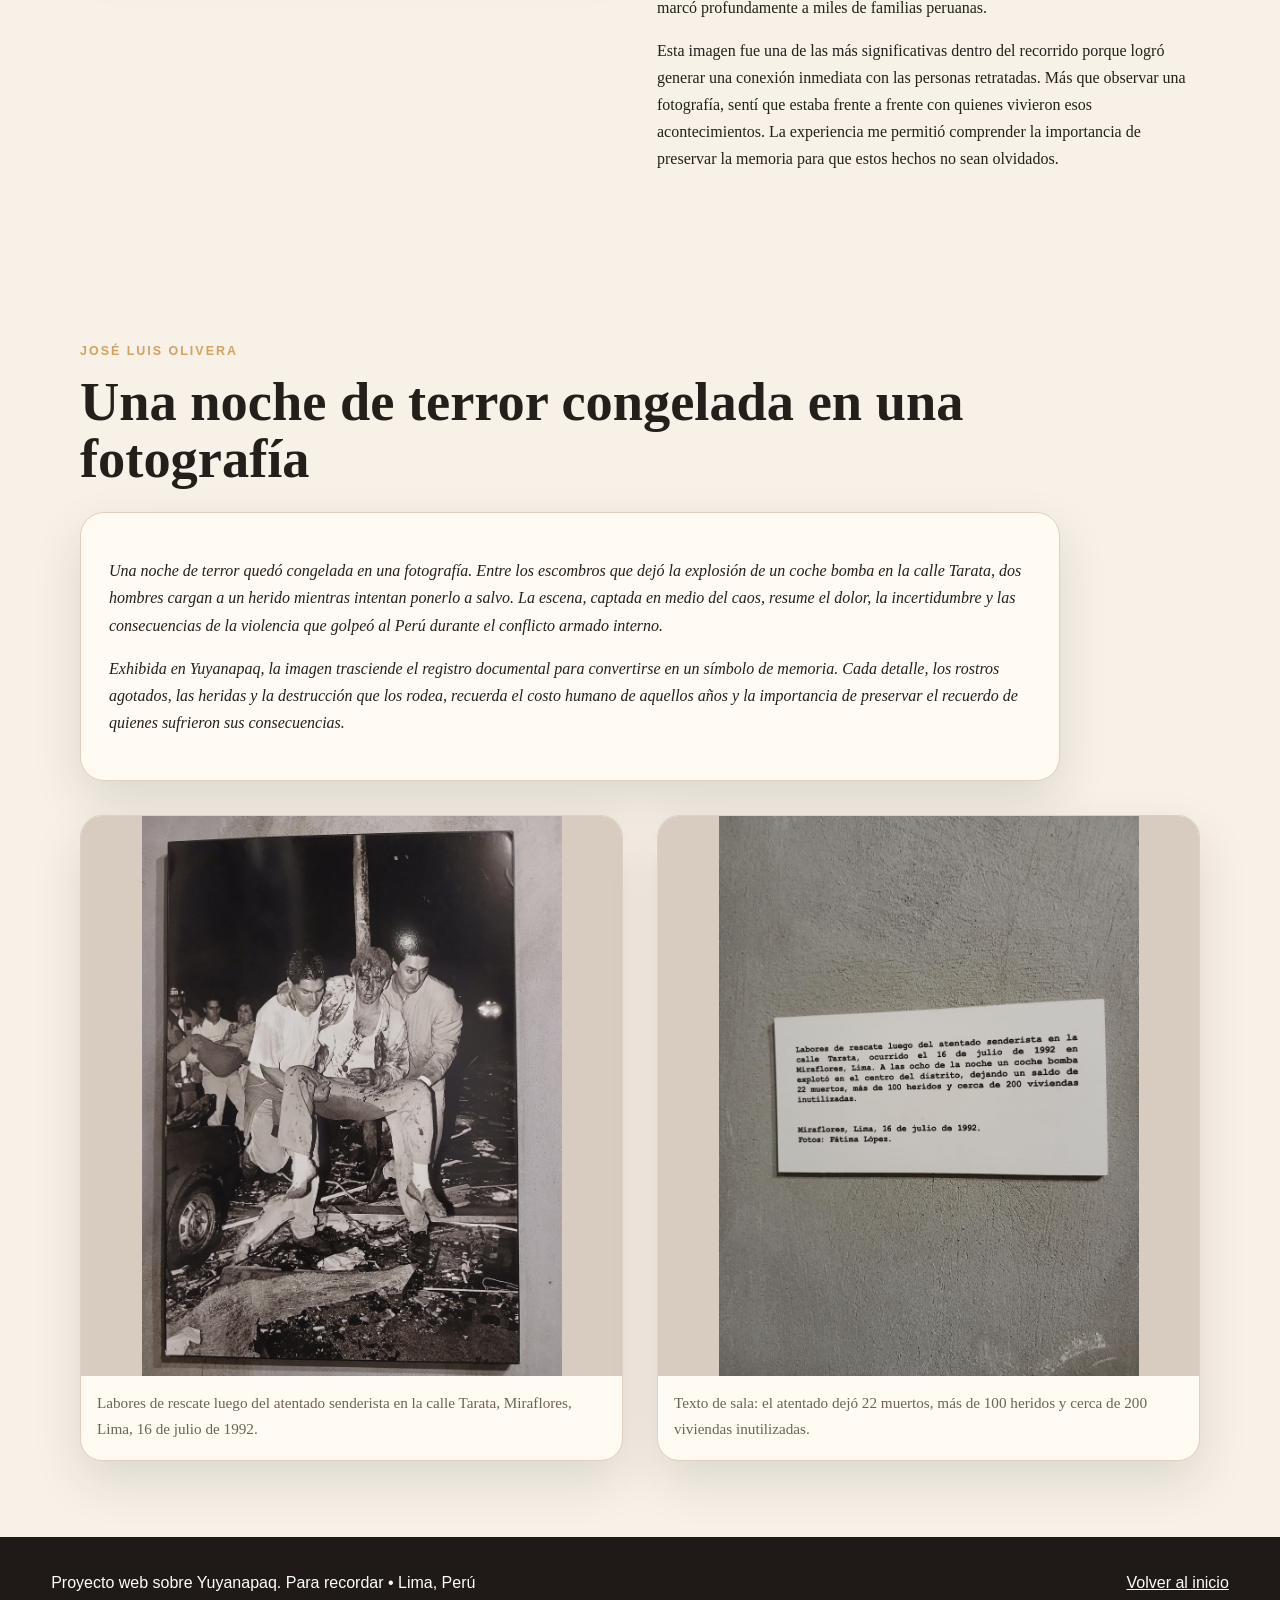
<file: redaccion-03.html>
<!DOCTYPE html>
<html lang="es">
<head>
  <meta charset="UTF-8" />
  <meta name="viewport" content="width=device-width, initial-scale=1.0" />
  <title>Redacción 03: Yuyanapaq y memoria fotográfica</title>
  <meta name="description" content="Redacción sobre Yuyanapaq, memoria fotográfica, reflexión y testimonios visuales." />
  <link rel="stylesheet" href="style.css" />
</head>
<body>
  <header class="page-header">
    <nav class="navbar" aria-label="Navegación principal">
      <a class="logo" href="index.html">Yuyanapaq</a>
      <div class="nav-links">
        <a href="redaccion-01.html">Redacción 01</a>
        <a href="redaccion-02.html">Redacción 02</a>
        <a href="redaccion-03.html">Redacción 03</a>
        <a href="entrevistas.html">Entrevistas</a>
      </div>
    </nav>

    <section class="page-title">
      <p class="tag">Redacción 03</p>
      <h1>Yuyanapaq y memoria fotográfica</h1>
      <p>Preguntas, reflexiones e imágenes sobre la exposición Yuyanapaq como espacio de memoria, testimonio visual y aprendizaje para nuevas generaciones.</p>
      <a class="button" href="documentos/redaccion-03-yuyanapaq-reflexion.pdf">Descargar documento original</a>
    </section>
  </header>

  <main>
    <section class="section article-section">
      <p class="section-label">Introducción</p>
      <h2>Introducción</h2>
      <div class="text-card">
        <p>El lugar de memoria Yuyanapaq nos sirve como memoria de los sucesos que pasaron durante 20 años de conflicto en nuestro país. La curaduría encargada de la exhibición se ha encargado de organizar y seleccionar el material fotográfico; un trabajo realizado con intención, respeto, así como atención al detalle, siempre teniendo en cuenta a los espectadores. La CVR, la entidad encargada, se demoró alrededor de 2 años en recolectar y seleccionar fotografías, buscando en archivos personales de diversas familias para juntarlas con las más de 1700 fotos recolectadas.</p>
        <p>Las fotografías ayudan a capturar un momento en la realidad, nos permite “teletransportarnos” hacia ese lugar viviendo las memorias de los actores involucrados, convirtiéndose en fragmentos de la vida material, involucrando un patrimonio que nos ayuda a poder generar nuestras propias ideas y conclusiones.</p>
        <p>Estas imágenes son una forma de respaldo a los libros, periódicos u otros medios de la época, dando material a distintas verdades.</p>
        <p>Hoy en día es un lugar no tan visitado por peruanos; al contrario, son varios la cantidad de extranjeros que acuden específicamente porque ya tenían un interés previo de este sitio. Mostrando así que luego de tanto tiempo, nuestro país sigue en camino a crear un proceso de reconciliación.</p>
      </div>
    </section>

    <section class="section article-section">
      <p class="section-label">Ariana Higa</p>
      <h2>¿Por qué Yuyanapaq es una muestra fotográfica y no sólo histórica?</h2>
      <div class="text-card">
        <p>Yuyanapaq es una muestra fotográfica y no sólo histórica porque busca generar una conexión humana y emocional con cada uno de los acontecimientos ocurridos durante el conflicto armado interno en el Perú entre 1980 y 2000. Si bien existen hechos históricos que son respaldados por investigaciones, hacen uso de la fotografía para visibilizar las emociones y experiencias de quienes vivieron directamente aquella época de violencia.</p>
        <p>Las imágenes nos permiten comprender que detrás de cada acontecimiento existieron personas. Personas afectadas por el miedo, la pérdida y el desplazamiento. Por ello, la exposición no existe solo con el fin de transmitir datos históricos, sino que se convierte en un espacio de memoria y reflexión, que invita a las nuevas generaciones a reconocer el impacto humano que hubo del conflicto.</p>
      </div>
    </section>

    <section class="section article-section">
      <p class="section-label">Preguntas de análisis</p>
      <div class="text-card">
        <h2>¿Cómo las imágenes generan memoria y reflexión?</h2>
        <p>Las fotografías nos permiten acercarnos a hechos que percibimos lejanos. A través de ellas, las experiencias vividas por las víctimas adquieren un rostro humano, que logra captar la empatía de quienes las observan.</p>
        <p>En Yuyanapaq, las fotografías evidencian el sufrimiento, la resistencia y las consecuencias que dejó la violencia en miles de peruanos. Se convirtieron en testimonios visuales que ayudan a preservar la memoria colectiva y evitan que estos hechos sean olvidados.</p>

        <h3>¿Qué elementos fotográficos destacan?</h3>
        <p>El uso de fotografías documentales, las cuales captan escenas reales del conflicto armado interno y funcionan como testimonios visuales de los hechos.</p>

        <h3>¿Qué impacto tiene la exposición en las nuevas generaciones?</h3>
        <p>Tiene un impacto significativo para las nuevas generaciones, ya que les permite conocer y comprender una de las épocas más dolorosas que vivió la historia del Perú no tan alejada del presente, desde una perspectiva humana y reflexiva.</p>
        <p>Muchos jóvenes no lo vivieron directamente; por ello, la exposición de Yuyanapaq se presenta como una oportunidad para ellos, para acercarse más a los hechos de una forma más vívida a través de testimonios e imágenes que evidencian las consecuencias que sufrieron miles de compatriotas debido a la violencia.</p>
      </div>
    </section>

    <section class="section article-section">
      <div class="doc-feature">
        <div>
          <p class="section-label">Voces atrapadas en el tiempo</p>
          <h2>¿Cómo logra Yuyanapaq mantener viva la memoria de las víctimas del conflicto armado interno?</h2>
          <h3>Voces atrapadas en el tiempo</h3>
          <p><strong>Por María Isabel Ramos</strong></p>
          <p>La exposición sumerge al visitante en un recorrido por la memoria colectiva del país a través de retratos y testimonios de personas que vivieron los años más difíciles del conflicto armado interno. Las voces que se escuchan en el espacio reconstruyen historias marcadas por el dolor, la pérdida y la resistencia, permitiendo comprender cómo estos acontecimientos impactaron a comunidades de regiones como Huancavelica, Ayacucho, Huancayo, Apurímac y Junín.</p>
          <p>Cada testimonio establece un vínculo emocional entre el pasado y el presente. Los relatos no sólo informan sobre los hechos ocurridos, sino que también humanizan la historia al mostrar las experiencias de quienes fueron protagonistas o víctimas de aquel periodo.</p>
          <p>La disposición de los retratos suspendidos genera la sensación de que las personas retratadas continúan presentes a través de sus recuerdos y de las huellas que dejaron en la sociedad.</p>
          <p>Más que una muestra visual, la instalación se convierte en un espacio de reflexión que invita a reconocer la importancia de preservar la memoria histórica. A través de la combinación de imagen, sonido y narrativa, el visitante es transportado a una dimensión donde el pasado cobra vida y dialoga con las generaciones actuales.</p>
        </div>
        <figure>
          <img src="fotos/redaccion-03-01.jpg" alt="Sala con retratos suspendidos de personas vinculadas a la memoria del conflicto armado interno." />
          <figcaption>Voces atrapadas en el tiempo: retratos y testimonios que reconstruyen historias marcadas por el dolor, la pérdida y la resistencia.</figcaption>
        </figure>
      </div>
    </section>

    <section class="section article-section">
      <div class="doc-feature reverse">
        <div>
          <p class="section-label">Frente a la historia viva</p>
          <h2>¿Qué fotografía de Yuyanapaq genera un mayor impacto en el visitante y por qué?</h2>
          <h3>Frente a la historia viva</h3>
          <p><strong>Por María Isabel Ramos</strong></p>
          <h3>Frente a los rostros de la memoria</h3>
          <p>Al ingresar a la muestra fotográfica Yuyanapaq, una de las primeras sensaciones es la de retroceder en el tiempo. Las fotografías exhibidas en tamaño real permiten al visitante sentirse parte de cada escena y observar de cerca los rostros de quienes vivieron los años más difíciles del conflicto armado interno en el Perú.</p>
          <p>Una de las imágenes más impactantes muestra a familiares de personas desaparecidas reunidos frente a una pancarta en la que exigen verdad y justicia. Al observar, es imposible no detenerse en las expresiones de sus protagonistas. Sus miradas reflejan dolor, pero también perseverancia en la búsqueda de sus seres queridos.</p>
          <p>El silencio que rodea la exposición contribuye a la experiencia. Lejos de ser un espacio común de exhibición, Yuyanapaq invita a la reflexión y al recuerdo. Cada fotografía parece contar una historia distinta y acercar al visitante a una realidad que marcó profundamente a miles de familias peruanas.</p>
          <p>Esta imagen fue una de las más significativas dentro del recorrido porque logró generar una conexión inmediata con las personas retratadas. Más que observar una fotografía, sentí que estaba frente a frente con quienes vivieron esos acontecimientos. La experiencia me permitió comprender la importancia de preservar la memoria para que estos hechos no sean olvidados.</p>
        </div>
        <figure>
          <img src="fotos/redaccion-03-02.jpg" alt="Fotografía de familiares de personas desaparecidas frente a una pancarta de memoria y justicia." />
          <figcaption>Frente a la historia viva: una imagen que conecta al visitante con los rostros de la memoria.</figcaption>
        </figure>
      </div>
    </section>

    <section class="section article-section">
      <p class="section-label">José Luis Olivera</p>
      <h2>Una noche de terror congelada en una fotografía</h2>
      <div class="text-card">
        <p><em>Una noche de terror quedó congelada en una fotografía. Entre los escombros que dejó la explosión de un coche bomba en la calle Tarata, dos hombres cargan a un herido mientras intentan ponerlo a salvo. La escena, captada en medio del caos, resume el dolor, la incertidumbre y las consecuencias de la violencia que golpeó al Perú durante el conflicto armado interno.</em></p>
        <p><em>Exhibida en Yuyanapaq, la imagen trasciende el registro documental para convertirse en un símbolo de memoria. Cada detalle, los rostros agotados, las heridas y la destrucción que los rodea, recuerda el costo humano de aquellos años y la importancia de preservar el recuerdo de quienes sufrieron sus consecuencias.</em></p>
      </div>

      <div class="doc-feature" style="margin-top: 34px; align-items: stretch;">
        <figure>
          <img src="fotos/redaccion-03-03.jpg" alt="Fotografía documental sobre las labores de rescate tras el atentado de la calle Tarata." />
          <figcaption>Labores de rescate luego del atentado senderista en la calle Tarata, Miraflores, Lima, 16 de julio de 1992.</figcaption>
        </figure>
        <figure>
          <img src="fotos/redaccion-03-04.jpg" alt="Texto de sala sobre el atentado de la calle Tarata y sus consecuencias." />
          <figcaption>Texto de sala: el atentado dejó 22 muertos, más de 100 heridos y cerca de 200 viviendas inutilizadas.</figcaption>
        </figure>
      </div>
    </section>
  </main>

  <footer>
    <p>Proyecto web sobre Yuyanapaq. Para recordar • Lima, Perú</p>
    <a href="index.html">Volver al inicio</a>
  </footer>
</body>
</html>
</file>
<file: style.css>
:root {
  --bg: #f7f1e8;
  --text: #241f1b;
  --muted: #6d6258;
  --accent: #8b2f24;
  --accent-dark: #5f1f18;
  --card: #fffaf2;
  --dark: #1f1a17;
  --dark-soft: #312721;
  --line: #dfd0bf;
  --shadow: 0 20px 50px rgba(36, 31, 27, 0.12);
}

* { box-sizing: border-box; }
html { scroll-behavior: smooth; }
body {
  margin: 0;
  font-family: Georgia, "Times New Roman", serif;
  color: var(--text);
  background: var(--bg);
  line-height: 1.7;
}
a { color: inherit; }
img { width: 100%; display: block; }

.hero {
  min-height: 92vh;
  background: linear-gradient(rgba(25, 19, 16, 0.62), rgba(25, 19, 16, 0.72)), url("fotos/foto-portada.jpg") center/cover;
  color: white;
  display: flex;
  flex-direction: column;
}
.page-header {
  background: linear-gradient(rgba(25, 19, 16, 0.82), rgba(25, 19, 16, 0.88)), url("fotos/foto-portada.jpg") center/cover;
  color: white;
}
.navbar {
  width: min(1120px, 92%);
  margin: 0 auto;
  padding: 28px 0;
  display: flex;
  align-items: center;
  justify-content: space-between;
  gap: 24px;
}
.logo {
  font-size: 1.35rem;
  font-weight: 700;
  text-decoration: none;
  letter-spacing: 0.04em;
}
.nav-links {
  display: flex;
  flex-wrap: wrap;
  justify-content: flex-end;
  gap: 22px;
  font-family: Arial, sans-serif;
  font-size: 0.95rem;
}
.nav-links a { text-decoration: none; opacity: 0.92; }
.nav-links a:hover { opacity: 1; text-decoration: underline; }
.hero-content, .page-title {
  width: min(900px, 92%);
  margin: auto;
  padding: 80px 0 120px;
}
.page-title { margin: 0 auto; padding: 72px 0 96px; }
.tag, .section-label {
  font-family: Arial, sans-serif;
  text-transform: uppercase;
  letter-spacing: 0.16em;
  font-size: 0.78rem;
  font-weight: 700;
  color: #d5a15f;
  margin: 0 0 12px;
}
.hero h1, .page-title h1 {
  margin: 0;
  font-size: clamp(3rem, 8vw, 6.8rem);
  line-height: 0.95;
  max-width: 960px;
}
.page-title h1 { font-size: clamp(2.6rem, 6vw, 5.4rem); }
.hero p, .page-title p { max-width: 720px; font-size: 1.18rem; }
.button {
  display: inline-block;
  margin-top: 24px;
  padding: 13px 22px;
  background: var(--accent);
  color: white;
  border-radius: 999px;
  text-decoration: none;
  font-family: Arial, sans-serif;
  font-weight: 700;
}
.button:hover { background: var(--accent-dark); }
.section {
  width: min(1120px, 92%);
  margin: 0 auto;
  padding: 86px 0;
}
.section h2 {
  margin: 0 0 24px;
  font-size: clamp(2rem, 5vw, 3.4rem);
  line-height: 1.05;
}
.section h3 { margin-top: 0; }
.section-description { max-width: 720px; color: var(--muted); }
.two-columns, .credits {
  display: grid;
  grid-template-columns: 1.4fr 0.9fr;
  gap: 36px;
  align-items: start;
}
.info-box, .text-card, .reflection-box, .credits > div {
  background: var(--card);
  border: 1px solid var(--line);
  border-radius: 24px;
  padding: 28px;
  box-shadow: var(--shadow);
}
.info-box ul, .credits ul, .featured-list, .other-facts ul { padding-left: 20px; margin-bottom: 0; }
.timeline-section { border-top: 1px solid var(--line); border-bottom: 1px solid var(--line); }
.timeline { display: grid; grid-template-columns: repeat(3, 1fr); gap: 20px; }
.timeline-item { background: var(--card); border: 1px solid var(--line); border-radius: 22px; padding: 24px; }
.timeline-item span { display: inline-block; margin-bottom: 12px; color: var(--accent); font-family: Arial, sans-serif; font-weight: 800; }
.gallery { margin-top: 34px; display: grid; grid-template-columns: repeat(3, 1fr); gap: 20px; }
figure { margin: 0; background: var(--card); border-radius: 22px; overflow: hidden; border: 1px solid var(--line); box-shadow: var(--shadow); }
figure img { aspect-ratio: 4 / 3; object-fit: cover; background: #d8cbbf; }
figcaption { padding: 14px 16px 18px; color: var(--muted); font-size: 0.95rem; }
.article-section { padding-top: 76px; padding-bottom: 76px; }
.text-card { max-width: 980px; }
.featured-list li, .other-facts li { margin-bottom: 10px; }
.subheading { margin: 44px 0 20px; font-size: clamp(1.6rem, 3vw, 2.2rem); }
.photo-list { display: grid; grid-template-columns: 1fr; gap: 22px; }
.photo-list article { background: var(--card); border: 1px solid var(--line); border-radius: 24px; box-shadow: var(--shadow); }
.photo-entry {
  display: grid;
  grid-template-columns: minmax(0, 1.05fr) minmax(260px, 0.95fr);
  align-items: stretch;
  gap: 0;
  overflow: hidden;
  padding: 0 !important;
}
.photo-entry-text { padding: 28px; }
.photo-entry-image { margin: 0; border: 0; border-radius: 0; box-shadow: none; background: #d8cbbf; display: flex; flex-direction: column; justify-content: center; }
.photo-entry-image img { width: 100%; min-height: 260px; max-height: 380px; object-fit: contain; background: #d8cbbf; aspect-ratio: auto; }
.photo-entry-image figcaption { background: var(--card); border-top: 1px solid var(--line); }
.photo-list h4 { margin: 0 0 10px; color: var(--accent-dark); font-family: Arial, sans-serif; font-size: 0.96rem; text-transform: uppercase; letter-spacing: 0.04em; }
.photo-list p, .other-facts p { margin-bottom: 0; }
.other-facts, .conclusion-card { margin-top: 24px; }
.doc-feature {
  display: grid;
  grid-template-columns: 1fr 1fr;
  gap: 34px;
  align-items: center;
}
.doc-feature.reverse > div { order: 2; }
.doc-feature.reverse > figure { order: 1; }
.doc-feature figure img { aspect-ratio: auto; max-height: 560px; object-fit: contain; }
.image-analysis-grid { display: grid; grid-template-columns: repeat(3, 1fr); gap: 22px; }
.analysis-card { background: var(--card); border: 1px solid var(--line); border-radius: 24px; box-shadow: var(--shadow); overflow: hidden; }
.analysis-card img { aspect-ratio: 4 / 3; object-fit: cover; background: #d8cbbf; }
.analysis-card h3, .analysis-card p { padding-left: 22px; padding-right: 22px; }
.analysis-card h3 { padding-top: 18px; margin-bottom: 0; }
.analysis-card p { padding-bottom: 22px; margin-bottom: 0; }
.dark-section {
  width: 100%;
  max-width: none;
  background: var(--dark);
  color: white;
  padding-left: max(4%, calc((100% - 1120px) / 2));
  padding-right: max(4%, calc((100% - 1120px) / 2));
}
.standalone-dark { margin-top: 0; }
.interview-grid { display: grid; grid-template-columns: repeat(3, 1fr); gap: 22px; margin-top: 36px; }
.interview-card { background: var(--dark-soft); border: 1px solid rgba(255,255,255,0.12); border-radius: 24px; padding: 26px; }
.person { color: #d8b987; font-family: Arial, sans-serif; font-size: 0.92rem; }
blockquote { margin: 18px 0; padding-left: 18px; border-left: 3px solid #d5a15f; font-size: 1.15rem; }
footer { padding: 32px 4%; background: var(--dark); color: white; display: flex; justify-content: space-between; gap: 24px; flex-wrap: wrap; font-family: Arial, sans-serif; }
footer p { margin: 0; }
footer a { color: white; }
@media (max-width: 850px) {
  .navbar { align-items: flex-start; flex-direction: column; }
  .nav-links { justify-content: flex-start; gap: 14px; }
  .two-columns, .timeline, .gallery, .photo-entry, .doc-feature, .image-analysis-grid, .interview-grid, .credits { grid-template-columns: 1fr; }
  .doc-feature.reverse > div, .doc-feature.reverse > figure { order: initial; }
  .hero { min-height: 80vh; }
  .section { padding: 62px 0; }
  .photo-entry-image img { max-height: none; }
}
@media (max-width: 520px) {
  .nav-links { gap: 10px 14px; font-size: 0.85rem; }
}
/* Videos de entrevistas */
.video-intro {
  max-width: 760px;
  color: rgba(255, 255, 255, 0.82);
}
.video-grid {
  display: grid;
  grid-template-columns: 1fr;
  gap: 28px;
  margin-top: 36px;
}
.video-card {
  display: grid;
  grid-template-columns: minmax(0, 1.15fr) minmax(280px, 0.85fr);
  gap: 0;
  overflow: hidden;
  background: var(--dark-soft);
  border: 1px solid rgba(255,255,255,0.12);
  border-radius: 24px;
  box-shadow: var(--shadow);
}
.video-player {
  width: 100%;
  height: 100%;
  min-height: 320px;
  background: #000;
  display: block;
}
.video-content {
  padding: 28px;
}
.video-content h3 {
  margin: 0 0 8px;
  font-size: 1.5rem;
}
.video-content p:last-child {
  margin-bottom: 0;
}
.video-note {
  margin-top: 28px;
  max-width: 860px;
  color: rgba(255, 255, 255, 0.74);
  font-family: Arial, sans-serif;
  font-size: 0.94rem;
}
@media (max-width: 850px) {
  .video-card {
    grid-template-columns: 1fr;
  }
  .video-player {
    min-height: 240px;
  }
}

/* Videos insertados desde YouTube */
.video-frame {
  width: 100%;
  aspect-ratio: 16 / 9;
  background: #000;
}
.video-frame iframe {
  width: 100%;
  height: 100%;
  border: 0;
  display: block;
}

/* Equipo en entrevistas */
.team-section {
  margin-top: 72px;
  padding-top: 56px;
  border-top: 1px solid rgba(255, 255, 255, 0.14);
}
.team-grid {
  display: grid;
  grid-template-columns: repeat(2, minmax(0, 1fr));
  gap: 24px;
  margin-top: 34px;
}
.team-card {
  background: var(--dark-soft);
  border: 1px solid rgba(255, 255, 255, 0.12);
  border-radius: 24px;
  overflow: hidden;
  box-shadow: var(--shadow);
}
.team-card img {
  width: 100%;
  aspect-ratio: 4 / 3;
  object-fit: cover;
  background: #000;
}
.team-card figcaption {
  background: var(--dark-soft);
  color: rgba(255, 255, 255, 0.82);
  border-top: 1px solid rgba(255, 255, 255, 0.12);
}
@media (max-width: 850px) {
  .team-grid {
    grid-template-columns: 1fr;
  }
}
</file>
